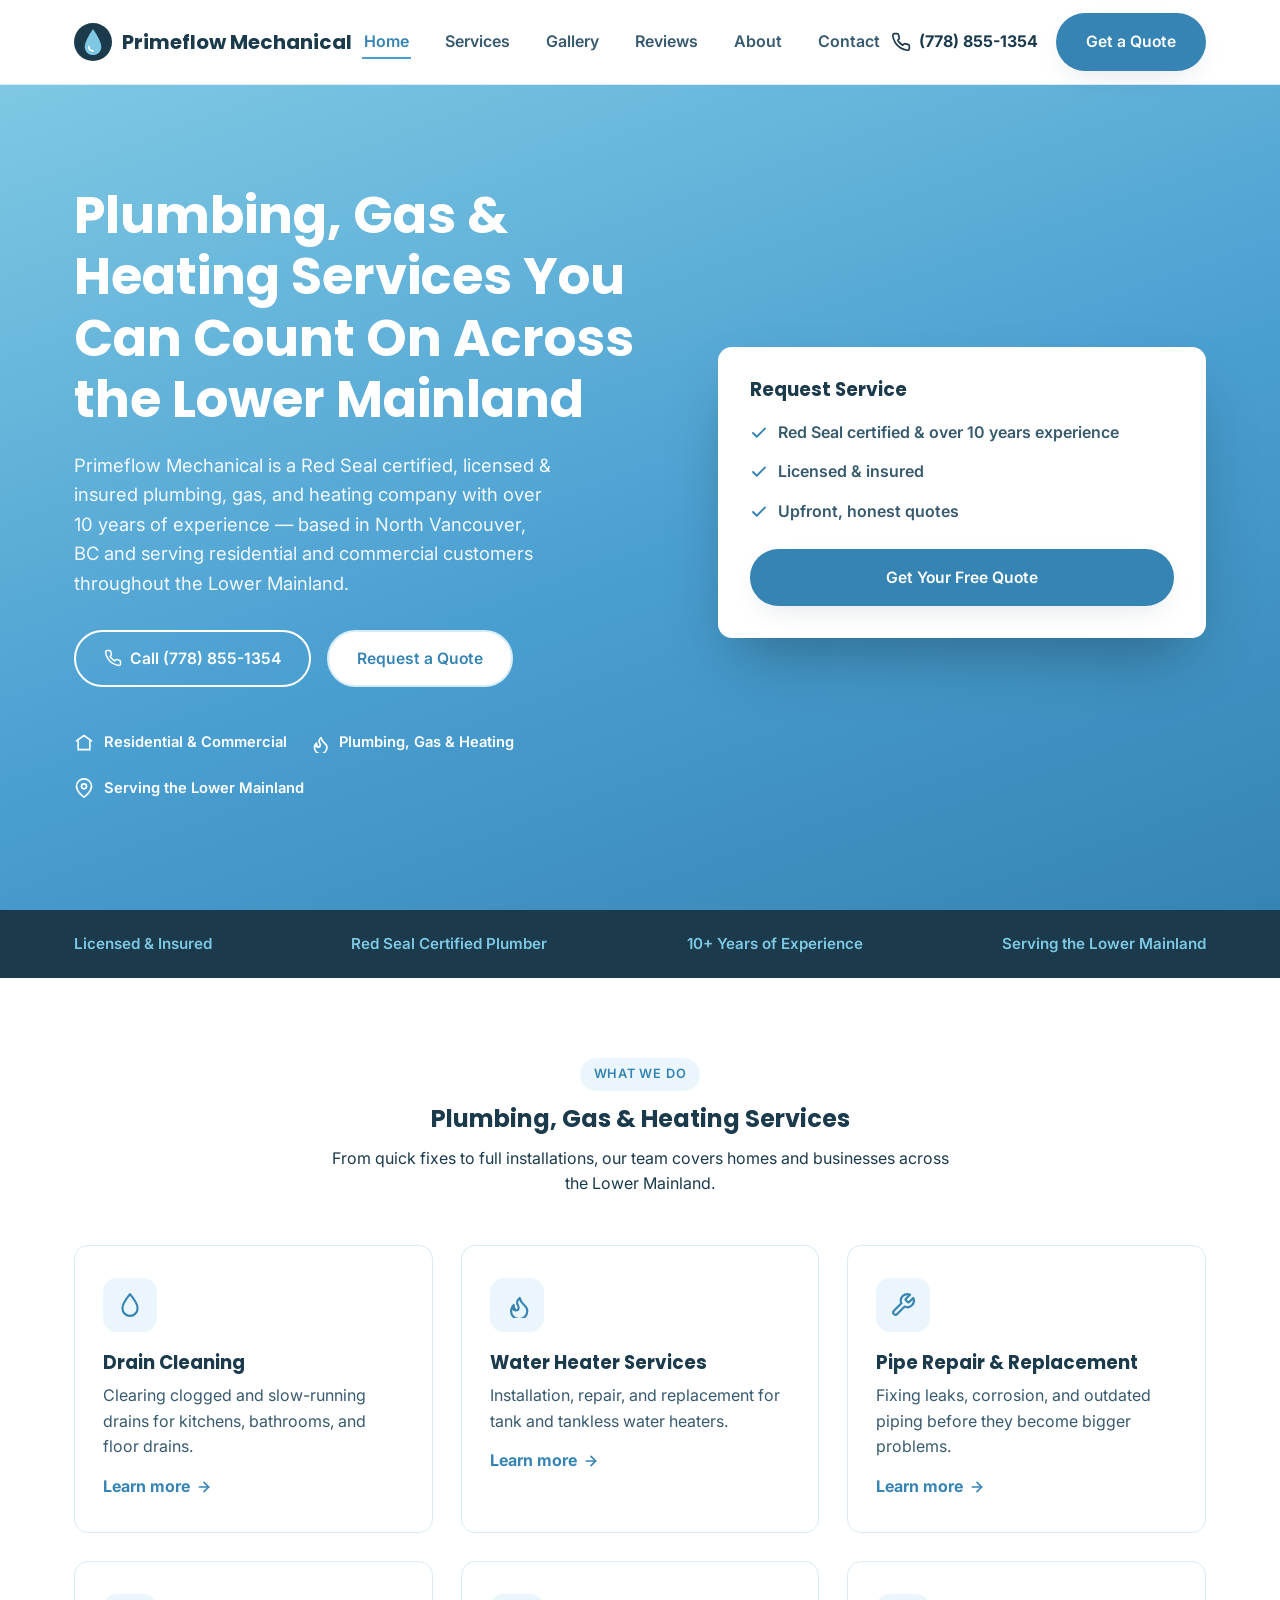
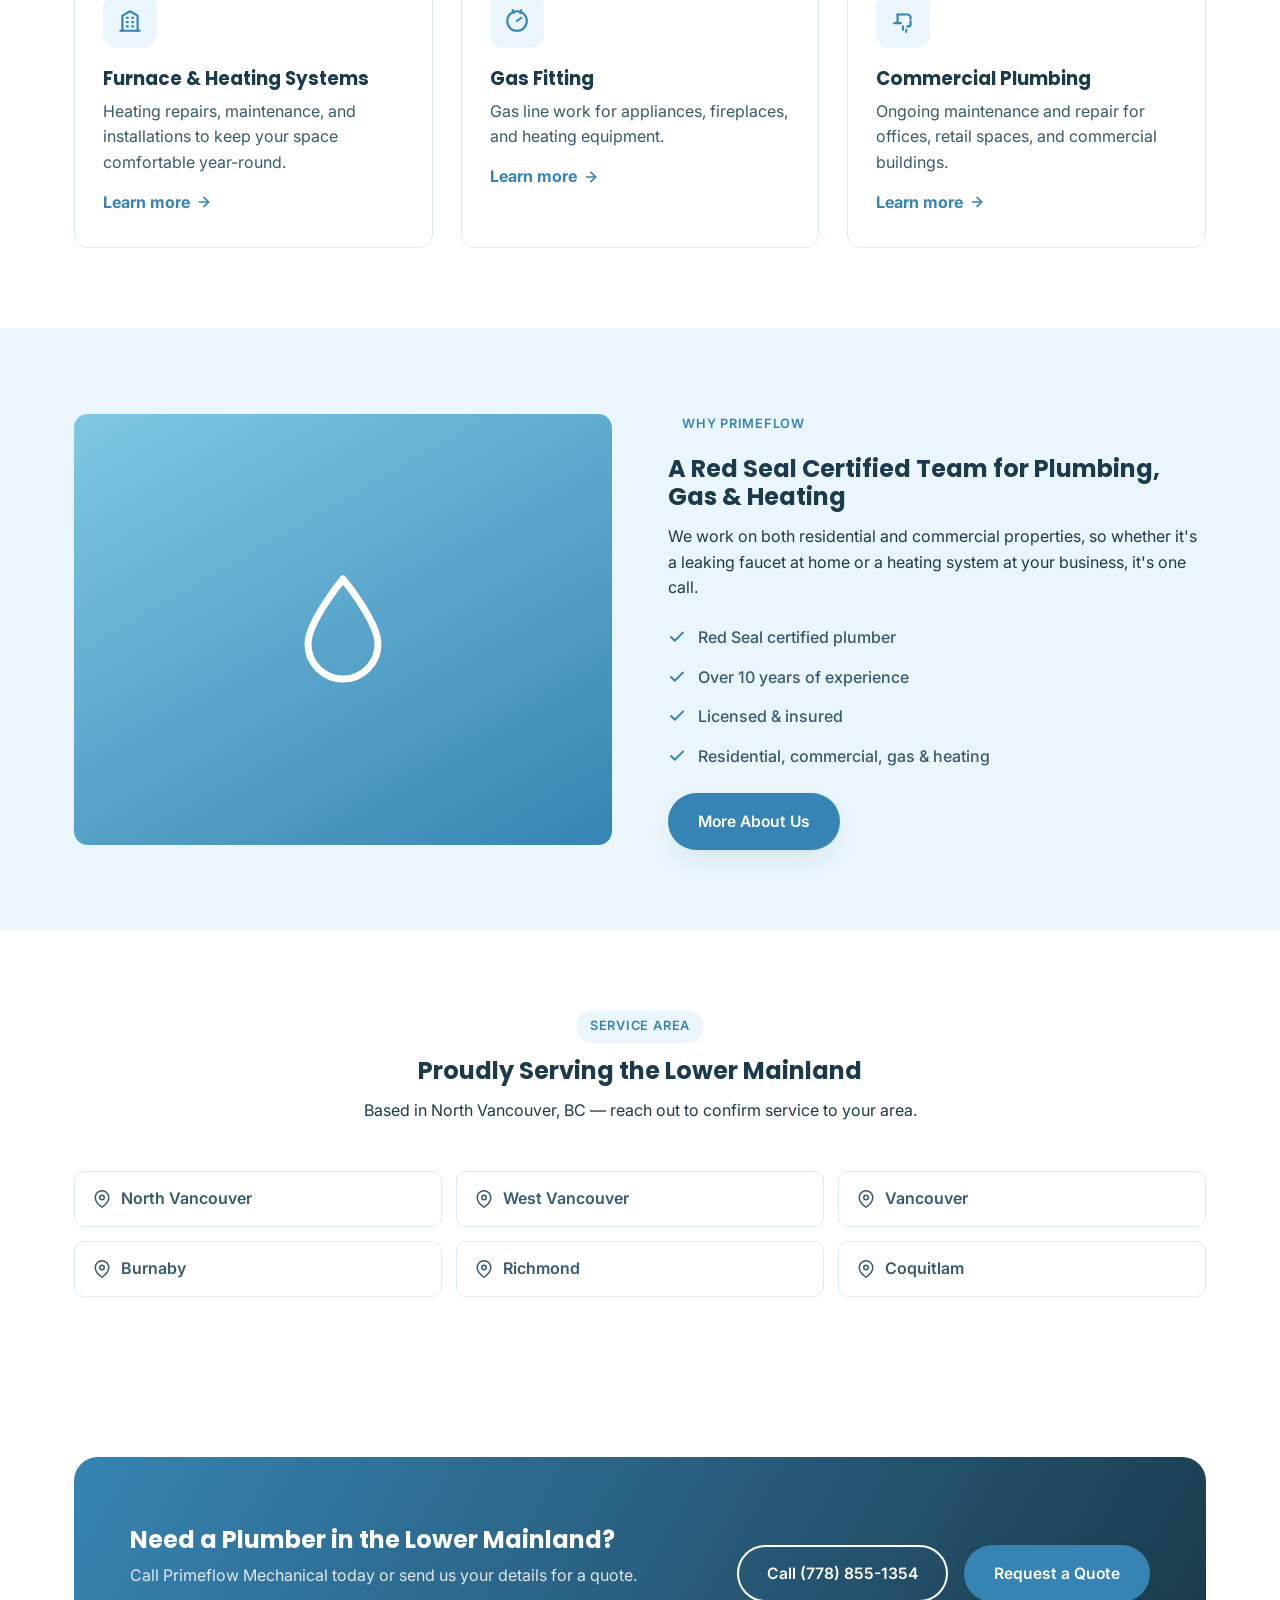
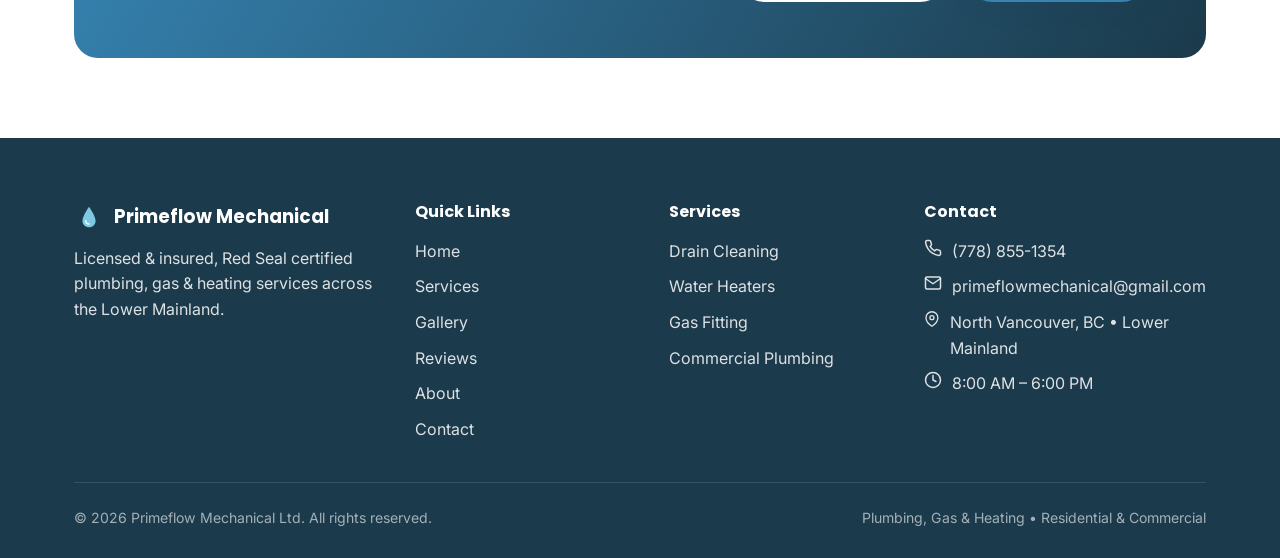
<file: index.html>
<!DOCTYPE html>
<html lang="en">
<head>
<meta charset="UTF-8">
<meta name="viewport" content="width=device-width, initial-scale=1.0">
<title>Primeflow Mechanical | Plumbing, Gas &amp; Heating in the Lower Mainland</title>
<meta name="description" content="Primeflow Mechanical is a Red Seal certified, licensed &amp; insured plumbing, gas, and heating company serving residential and commercial customers across the Lower Mainland, BC. Call (778) 855-1354 for a quote.">
<link rel="icon" type="image/svg+xml" href="assets/favicon.svg">
<link rel="preconnect" href="https://fonts.googleapis.com">
<link rel="preconnect" href="https://fonts.gstatic.com" crossorigin>
<link href="https://fonts.googleapis.com/css2?family=Inter:wght@400;500;600;700&family=Poppins:wght@600;700&display=swap" rel="stylesheet">
<link rel="stylesheet" href="css/style.css">
</head>
<body>

<header class="site-header">
  <div class="container">
    <a href="index.html" class="logo">
      <img src="assets/favicon.svg" alt="Primeflow Mechanical logo">
      Primeflow Mechanical
    </a>
    <nav class="nav">
      <ul class="nav-links">
        <li><a href="index.html" class="active">Home</a></li>
        <li><a href="services.html">Services</a></li>
        <li><a href="gallery.html">Gallery</a></li>
        <li><a href="reviews.html">Reviews</a></li>
        <li><a href="about.html">About</a></li>
        <li><a href="contact.html">Contact</a></li>
      </ul>
    </nav>
    <div class="header-cta">
      <a href="tel:+17788551354" class="phone-link">
        <svg width="20" height="20" viewBox="0 0 24 24" fill="none" stroke="currentColor" stroke-width="2" stroke-linecap="round" stroke-linejoin="round"><path d="M22 16.92v3a2 2 0 0 1-2.18 2 19.79 19.79 0 0 1-8.63-3.07 19.5 19.5 0 0 1-6-6 19.79 19.79 0 0 1-3.07-8.67A2 2 0 0 1 4.11 2h3a2 2 0 0 1 2 1.72c.127.96.361 1.903.7 2.81a2 2 0 0 1-.45 2.11L8.09 9.91a16 16 0 0 0 6 6l1.27-1.27a2 2 0 0 1 2.11-.45c.907.339 1.85.573 2.81.7A2 2 0 0 1 22 16.92z"></path></svg>
        <span class="phone-text">(778) 855-1354</span>
      </a>
      <a href="contact.html" class="btn btn--primary">Get a Quote</a>
      <button class="nav-toggle" aria-label="Toggle menu"><span></span><span></span><span></span></button>
    </div>
  </div>
</header>

<section class="hero">
  <div class="container">
    <div class="hero-copy">
      <h1>Plumbing, Gas &amp; Heating Services You Can Count On Across the Lower Mainland</h1>
      <p class="lead">Primeflow Mechanical is a Red Seal certified, licensed &amp; insured plumbing, gas, and heating company with over 10 years of experience &mdash; based in North Vancouver, BC and serving residential and commercial customers throughout the Lower Mainland.</p>
      <div class="hero-actions">
        <a href="tel:+17788551354" class="btn btn--outline">
          <svg width="18" height="18" viewBox="0 0 24 24" fill="none" stroke="currentColor" stroke-width="2" stroke-linecap="round" stroke-linejoin="round"><path d="M22 16.92v3a2 2 0 0 1-2.18 2 19.79 19.79 0 0 1-8.63-3.07 19.5 19.5 0 0 1-6-6 19.79 19.79 0 0 1-3.07-8.67A2 2 0 0 1 4.11 2h3a2 2 0 0 1 2 1.72c.127.96.361 1.903.7 2.81a2 2 0 0 1-.45 2.11L8.09 9.91a16 16 0 0 0 6 6l1.27-1.27a2 2 0 0 1 2.11-.45c.907.339 1.85.573 2.81.7A2 2 0 0 1 22 16.92z"></path></svg>
          Call (778) 855-1354
        </a>
        <a href="contact.html" class="btn btn--ghost">Request a Quote</a>
      </div>
      <div class="hero-badges">
        <div class="hero-badge">
          <svg width="20" height="20" viewBox="0 0 24 24" fill="none" stroke="currentColor" stroke-width="2" stroke-linecap="round" stroke-linejoin="round"><path d="M3 9.5 12 3l9 6.5"></path><path d="M5 10v10h14V10"></path></svg>
          Residential &amp; Commercial
        </div>
        <div class="hero-badge">
          <svg width="20" height="20" viewBox="0 0 24 24" fill="none" stroke="currentColor" stroke-width="2" stroke-linecap="round" stroke-linejoin="round"><path d="M8.5 14.5A2.5 2.5 0 0 0 11 17a2.5 2.5 0 0 0 2.5-2.5c0-1.38-.5-2-1-3-1.072-2.143-.224-4.054 2-6 .5 2.5 2 4.9 4 6.5 2 1.6 3 3.5 3 5.5a7.5 7.5 0 1 1-15 0c0-1.153.433-2.294 1-3.5.5-1 1.5-2 1.5-2s0 3 1 3.5z"></path></svg>
          Plumbing, Gas &amp; Heating
        </div>
        <div class="hero-badge">
          <svg width="20" height="20" viewBox="0 0 24 24" fill="none" stroke="currentColor" stroke-width="2" stroke-linecap="round" stroke-linejoin="round"><path d="M21 10c0 7-9 13-9 13s-9-6-9-13a9 9 0 0 1 18 0z"></path><circle cx="12" cy="10" r="3"></circle></svg>
          Serving the Lower Mainland
        </div>
      </div>
    </div>
    <div class="hero-card">
      <h3>Request Service</h3>
      <ul>
        <li>
          <svg width="18" height="18" viewBox="0 0 24 24" fill="none" stroke="currentColor" stroke-width="2.5" stroke-linecap="round" stroke-linejoin="round"><polyline points="20 6 9 17 4 12"></polyline></svg>
          Red Seal certified &amp; over 10 years experience
        </li>
        <li>
          <svg width="18" height="18" viewBox="0 0 24 24" fill="none" stroke="currentColor" stroke-width="2.5" stroke-linecap="round" stroke-linejoin="round"><polyline points="20 6 9 17 4 12"></polyline></svg>
          Licensed &amp; insured
        </li>
        <li>
          <svg width="18" height="18" viewBox="0 0 24 24" fill="none" stroke="currentColor" stroke-width="2.5" stroke-linecap="round" stroke-linejoin="round"><polyline points="20 6 9 17 4 12"></polyline></svg>
          Upfront, honest quotes
        </li>
      </ul>
      <a href="contact.html" class="btn btn--primary btn--block">Get Your Free Quote</a>
    </div>
  </div>
</section>

<div class="trust-strip">
  <div class="container">
    <div class="trust-item">Licensed &amp; Insured</div>
    <div class="trust-item">Red Seal Certified Plumber</div>
    <div class="trust-item">10+ Years of Experience</div>
    <div class="trust-item">Serving the Lower Mainland</div>
  </div>
</div>

<section class="section">
  <div class="container">
    <div class="section-head">
      <span class="eyebrow">What We Do</span>
      <h2>Plumbing, Gas &amp; Heating Services</h2>
      <p>From quick fixes to full installations, our team covers homes and businesses across the Lower Mainland.</p>
    </div>
    <div class="grid grid--3">
      <div class="card">
        <div class="card-icon">
          <svg width="26" height="26" viewBox="0 0 24 24" fill="none" stroke="currentColor" stroke-width="2" stroke-linecap="round" stroke-linejoin="round"><path d="M12 2s7 8.5 7 13a7 7 0 1 1-14 0c0-4.5 7-13 7-13z"></path></svg>
        </div>
        <h3>Drain Cleaning</h3>
        <p>Clearing clogged and slow-running drains for kitchens, bathrooms, and floor drains.</p>
        <a href="services.html" class="card-link">Learn more
          <svg width="16" height="16" viewBox="0 0 24 24" fill="none" stroke="currentColor" stroke-width="2.5" stroke-linecap="round" stroke-linejoin="round"><line x1="5" y1="12" x2="19" y2="12"></line><polyline points="12 5 19 12 12 19"></polyline></svg>
        </a>
      </div>
      <div class="card">
        <div class="card-icon">
          <svg width="26" height="26" viewBox="0 0 24 24" fill="none" stroke="currentColor" stroke-width="2" stroke-linecap="round" stroke-linejoin="round"><path d="M8.5 14.5A2.5 2.5 0 0 0 11 17a2.5 2.5 0 0 0 2.5-2.5c0-1.38-.5-2-1-3-1.072-2.143-.224-4.054 2-6 .5 2.5 2 4.9 4 6.5 2 1.6 3 3.5 3 5.5a7.5 7.5 0 1 1-15 0c0-1.153.433-2.294 1-3.5.5-1 1.5-2 1.5-2s0 3 1 3.5z"></path></svg>
        </div>
        <h3>Water Heater Services</h3>
        <p>Installation, repair, and replacement for tank and tankless water heaters.</p>
        <a href="services.html" class="card-link">Learn more
          <svg width="16" height="16" viewBox="0 0 24 24" fill="none" stroke="currentColor" stroke-width="2.5" stroke-linecap="round" stroke-linejoin="round"><line x1="5" y1="12" x2="19" y2="12"></line><polyline points="12 5 19 12 12 19"></polyline></svg>
        </a>
      </div>
      <div class="card">
        <div class="card-icon">
          <svg width="26" height="26" viewBox="0 0 24 24" fill="none" stroke="currentColor" stroke-width="2" stroke-linecap="round" stroke-linejoin="round"><path d="M14.7 6.3a1 1 0 0 0 0 1.4l1.6 1.6a1 1 0 0 0 1.4 0l3.77-3.77a6 6 0 0 1-7.94 7.94l-6.91 6.91a2.12 2.12 0 0 1-3-3l6.91-6.91a6 6 0 0 1 7.94-7.94l-3.76 3.76z"></path></svg>
        </div>
        <h3>Pipe Repair &amp; Replacement</h3>
        <p>Fixing leaks, corrosion, and outdated piping before they become bigger problems.</p>
        <a href="services.html" class="card-link">Learn more
          <svg width="16" height="16" viewBox="0 0 24 24" fill="none" stroke="currentColor" stroke-width="2.5" stroke-linecap="round" stroke-linejoin="round"><line x1="5" y1="12" x2="19" y2="12"></line><polyline points="12 5 19 12 12 19"></polyline></svg>
        </a>
      </div>
      <div class="card">
        <div class="card-icon">
          <svg width="26" height="26" viewBox="0 0 24 24" fill="none" stroke="currentColor" stroke-width="2" stroke-linecap="round" stroke-linejoin="round"><path d="M3 21h18"></path><path d="M5 21V7l7-4 7 4v14"></path><path d="M9 9h1M9 13h1M9 17h1M14 9h1M14 13h1M14 17h1"></path></svg>
        </div>
        <h3>Furnace &amp; Heating Systems</h3>
        <p>Heating repairs, maintenance, and installations to keep your space comfortable year-round.</p>
        <a href="services.html" class="card-link">Learn more
          <svg width="16" height="16" viewBox="0 0 24 24" fill="none" stroke="currentColor" stroke-width="2.5" stroke-linecap="round" stroke-linejoin="round"><line x1="5" y1="12" x2="19" y2="12"></line><polyline points="12 5 19 12 12 19"></polyline></svg>
        </a>
      </div>
      <div class="card">
        <div class="card-icon">
          <svg width="26" height="26" viewBox="0 0 24 24" fill="none" stroke="currentColor" stroke-width="2" stroke-linecap="round" stroke-linejoin="round"><circle cx="12" cy="12" r="9"></circle><path d="M12 12 16 9"></path><path d="M9 4.5 8 2M15 4.5l1-2.5"></path></svg>
        </div>
        <h3>Gas Fitting</h3>
        <p>Gas line work for appliances, fireplaces, and heating equipment.</p>
        <a href="services.html" class="card-link">Learn more
          <svg width="16" height="16" viewBox="0 0 24 24" fill="none" stroke="currentColor" stroke-width="2.5" stroke-linecap="round" stroke-linejoin="round"><line x1="5" y1="12" x2="19" y2="12"></line><polyline points="12 5 19 12 12 19"></polyline></svg>
        </a>
      </div>
      <div class="card">
        <div class="card-icon">
          <svg width="26" height="26" viewBox="0 0 24 24" fill="none" stroke="currentColor" stroke-width="2" stroke-linecap="round" stroke-linejoin="round"><path d="M4 14h6"></path><path d="M7 6v8"></path><path d="M7 6h9a3 3 0 0 1 3 3v1"></path><path d="M19 12v3a2 2 0 0 1-2 2h-1"></path><line x1="15" y1="20" x2="15" y2="22"></line><line x1="12" y1="20" x2="12" y2="17"></line></svg>
        </div>
        <h3>Commercial Plumbing</h3>
        <p>Ongoing maintenance and repair for offices, retail spaces, and commercial buildings.</p>
        <a href="services.html" class="card-link">Learn more
          <svg width="16" height="16" viewBox="0 0 24 24" fill="none" stroke="currentColor" stroke-width="2.5" stroke-linecap="round" stroke-linejoin="round"><line x1="5" y1="12" x2="19" y2="12"></line><polyline points="12 5 19 12 12 19"></polyline></svg>
        </a>
      </div>
    </div>
  </div>
</section>

<section class="section section--alt">
  <div class="container">
    <div class="split">
      <div class="image-block">
        <svg width="120" height="120" viewBox="0 0 24 24" fill="none" stroke="#ffffff" stroke-width="1.4" stroke-linecap="round" stroke-linejoin="round"><path d="M12 2s7 8.5 7 13a7 7 0 1 1-14 0c0-4.5 7-13 7-13z"></path></svg>
      </div>
      <div>
        <span class="eyebrow">Why Primeflow</span>
        <h2>A Red Seal Certified Team for Plumbing, Gas &amp; Heating</h2>
        <p>We work on both residential and commercial properties, so whether it's a leaking faucet at home or a heating system at your business, it's one call.</p>
        <ul class="check-list">
          <li>
            <svg width="18" height="18" viewBox="0 0 24 24" fill="none" stroke="currentColor" stroke-width="2.5" stroke-linecap="round" stroke-linejoin="round"><polyline points="20 6 9 17 4 12"></polyline></svg>
            Red Seal certified plumber
          </li>
          <li>
            <svg width="18" height="18" viewBox="0 0 24 24" fill="none" stroke="currentColor" stroke-width="2.5" stroke-linecap="round" stroke-linejoin="round"><polyline points="20 6 9 17 4 12"></polyline></svg>
            Over 10 years of experience
          </li>
          <li>
            <svg width="18" height="18" viewBox="0 0 24 24" fill="none" stroke="currentColor" stroke-width="2.5" stroke-linecap="round" stroke-linejoin="round"><polyline points="20 6 9 17 4 12"></polyline></svg>
            Licensed &amp; insured
          </li>
          <li>
            <svg width="18" height="18" viewBox="0 0 24 24" fill="none" stroke="currentColor" stroke-width="2.5" stroke-linecap="round" stroke-linejoin="round"><polyline points="20 6 9 17 4 12"></polyline></svg>
            Residential, commercial, gas &amp; heating
          </li>
        </ul>
        <a href="about.html" class="btn btn--primary">More About Us</a>
      </div>
    </div>
  </div>
</section>

<section class="section">
  <div class="container">
    <div class="section-head">
      <span class="eyebrow">Service Area</span>
      <h2>Proudly Serving the Lower Mainland</h2>
      <p>Based in North Vancouver, BC &mdash; reach out to confirm service to your area.</p>
    </div>
    <ul class="area-list">
      <li>
        <svg width="18" height="18" viewBox="0 0 24 24" fill="none" stroke="currentColor" stroke-width="2" stroke-linecap="round" stroke-linejoin="round"><path d="M21 10c0 7-9 13-9 13s-9-6-9-13a9 9 0 0 1 18 0z"></path><circle cx="12" cy="10" r="3"></circle></svg>
        North Vancouver
      </li>
      <li>
        <svg width="18" height="18" viewBox="0 0 24 24" fill="none" stroke="currentColor" stroke-width="2" stroke-linecap="round" stroke-linejoin="round"><path d="M21 10c0 7-9 13-9 13s-9-6-9-13a9 9 0 0 1 18 0z"></path><circle cx="12" cy="10" r="3"></circle></svg>
        West Vancouver
      </li>
      <li>
        <svg width="18" height="18" viewBox="0 0 24 24" fill="none" stroke="currentColor" stroke-width="2" stroke-linecap="round" stroke-linejoin="round"><path d="M21 10c0 7-9 13-9 13s-9-6-9-13a9 9 0 0 1 18 0z"></path><circle cx="12" cy="10" r="3"></circle></svg>
        Vancouver
      </li>
      <li>
        <svg width="18" height="18" viewBox="0 0 24 24" fill="none" stroke="currentColor" stroke-width="2" stroke-linecap="round" stroke-linejoin="round"><path d="M21 10c0 7-9 13-9 13s-9-6-9-13a9 9 0 0 1 18 0z"></path><circle cx="12" cy="10" r="3"></circle></svg>
        Burnaby
      </li>
      <li>
        <svg width="18" height="18" viewBox="0 0 24 24" fill="none" stroke="currentColor" stroke-width="2" stroke-linecap="round" stroke-linejoin="round"><path d="M21 10c0 7-9 13-9 13s-9-6-9-13a9 9 0 0 1 18 0z"></path><circle cx="12" cy="10" r="3"></circle></svg>
        Richmond
      </li>
      <li>
        <svg width="18" height="18" viewBox="0 0 24 24" fill="none" stroke="currentColor" stroke-width="2" stroke-linecap="round" stroke-linejoin="round"><path d="M21 10c0 7-9 13-9 13s-9-6-9-13a9 9 0 0 1 18 0z"></path><circle cx="12" cy="10" r="3"></circle></svg>
        Coquitlam
      </li>
    </ul>
  </div>
</section>

<section class="section">
  <div class="container">
    <div class="cta-banner">
      <div>
        <h2>Need a Plumber in the Lower Mainland?</h2>
        <p>Call Primeflow Mechanical today or send us your details for a quote.</p>
      </div>
      <div class="hero-actions">
        <a href="tel:+17788551354" class="btn btn--outline">Call (778) 855-1354</a>
        <a href="contact.html" class="btn btn--primary">Request a Quote</a>
      </div>
    </div>
  </div>
</section>

<footer class="site-footer">
  <div class="container">
    <div class="footer-grid">
      <div>
        <div class="footer-logo">
          <img src="assets/favicon.svg" alt="Primeflow Mechanical logo" width="30" height="30">
          Primeflow Mechanical
        </div>
        <p>Licensed &amp; insured, Red Seal certified plumbing, gas &amp; heating services across the Lower Mainland.</p>
      </div>
      <div>
        <h4>Quick Links</h4>
        <ul>
          <li><a href="index.html">Home</a></li>
          <li><a href="services.html">Services</a></li>
          <li><a href="gallery.html">Gallery</a></li>
          <li><a href="reviews.html">Reviews</a></li>
          <li><a href="about.html">About</a></li>
          <li><a href="contact.html">Contact</a></li>
        </ul>
      </div>
      <div>
        <h4>Services</h4>
        <ul>
          <li><a href="services.html">Drain Cleaning</a></li>
          <li><a href="services.html">Water Heaters</a></li>
          <li><a href="services.html">Gas Fitting</a></li>
          <li><a href="services.html">Commercial Plumbing</a></li>
        </ul>
      </div>
      <div>
        <h4>Contact</h4>
        <ul class="footer-contact">
          <li>
            <svg width="18" height="18" viewBox="0 0 24 24" fill="none" stroke="currentColor" stroke-width="2" stroke-linecap="round" stroke-linejoin="round"><path d="M22 16.92v3a2 2 0 0 1-2.18 2 19.79 19.79 0 0 1-8.63-3.07 19.5 19.5 0 0 1-6-6 19.79 19.79 0 0 1-3.07-8.67A2 2 0 0 1 4.11 2h3a2 2 0 0 1 2 1.72c.127.96.361 1.903.7 2.81a2 2 0 0 1-.45 2.11L8.09 9.91a16 16 0 0 0 6 6l1.27-1.27a2 2 0 0 1 2.11-.45c.907.339 1.85.573 2.81.7A2 2 0 0 1 22 16.92z"></path></svg>
            <a href="tel:+17788551354">(778) 855-1354</a>
          </li>
          <li>
            <svg width="18" height="18" viewBox="0 0 24 24" fill="none" stroke="currentColor" stroke-width="2" stroke-linecap="round" stroke-linejoin="round"><path d="M22 6c0-1.1-.9-2-2-2H4a2 2 0 0 0-2 2v12c0 1.1.9 2 2 2h16a2 2 0 0 0 2-2z"></path><polyline points="22 6 12 13 2 6"></polyline></svg>
            <a href="mailto:primeflowmechanical@gmail.com">primeflowmechanical@gmail.com</a>
          </li>
          <li>
            <svg width="18" height="18" viewBox="0 0 24 24" fill="none" stroke="currentColor" stroke-width="2" stroke-linecap="round" stroke-linejoin="round"><path d="M21 10c0 7-9 13-9 13s-9-6-9-13a9 9 0 0 1 18 0z"></path><circle cx="12" cy="10" r="3"></circle></svg>
            <span>North Vancouver, BC &bull; Lower Mainland</span>
          </li>
          <li>
            <svg width="18" height="18" viewBox="0 0 24 24" fill="none" stroke="currentColor" stroke-width="2" stroke-linecap="round" stroke-linejoin="round"><circle cx="12" cy="12" r="10"></circle><polyline points="12 6 12 12 16 14"></polyline></svg>
            <span>8:00 AM &ndash; 6:00 PM</span>
          </li>
        </ul>
      </div>
    </div>
    <div class="footer-bottom">
      <span>&copy; <span id="year"></span> Primeflow Mechanical Ltd. All rights reserved.</span>
      <span>Plumbing, Gas &amp; Heating &bull; Residential &amp; Commercial</span>
    </div>
  </div>
</footer>

<script>document.getElementById("year").textContent = new Date().getFullYear();</script>
<script src="js/main.js"></script>
</body>
</html>
</file>
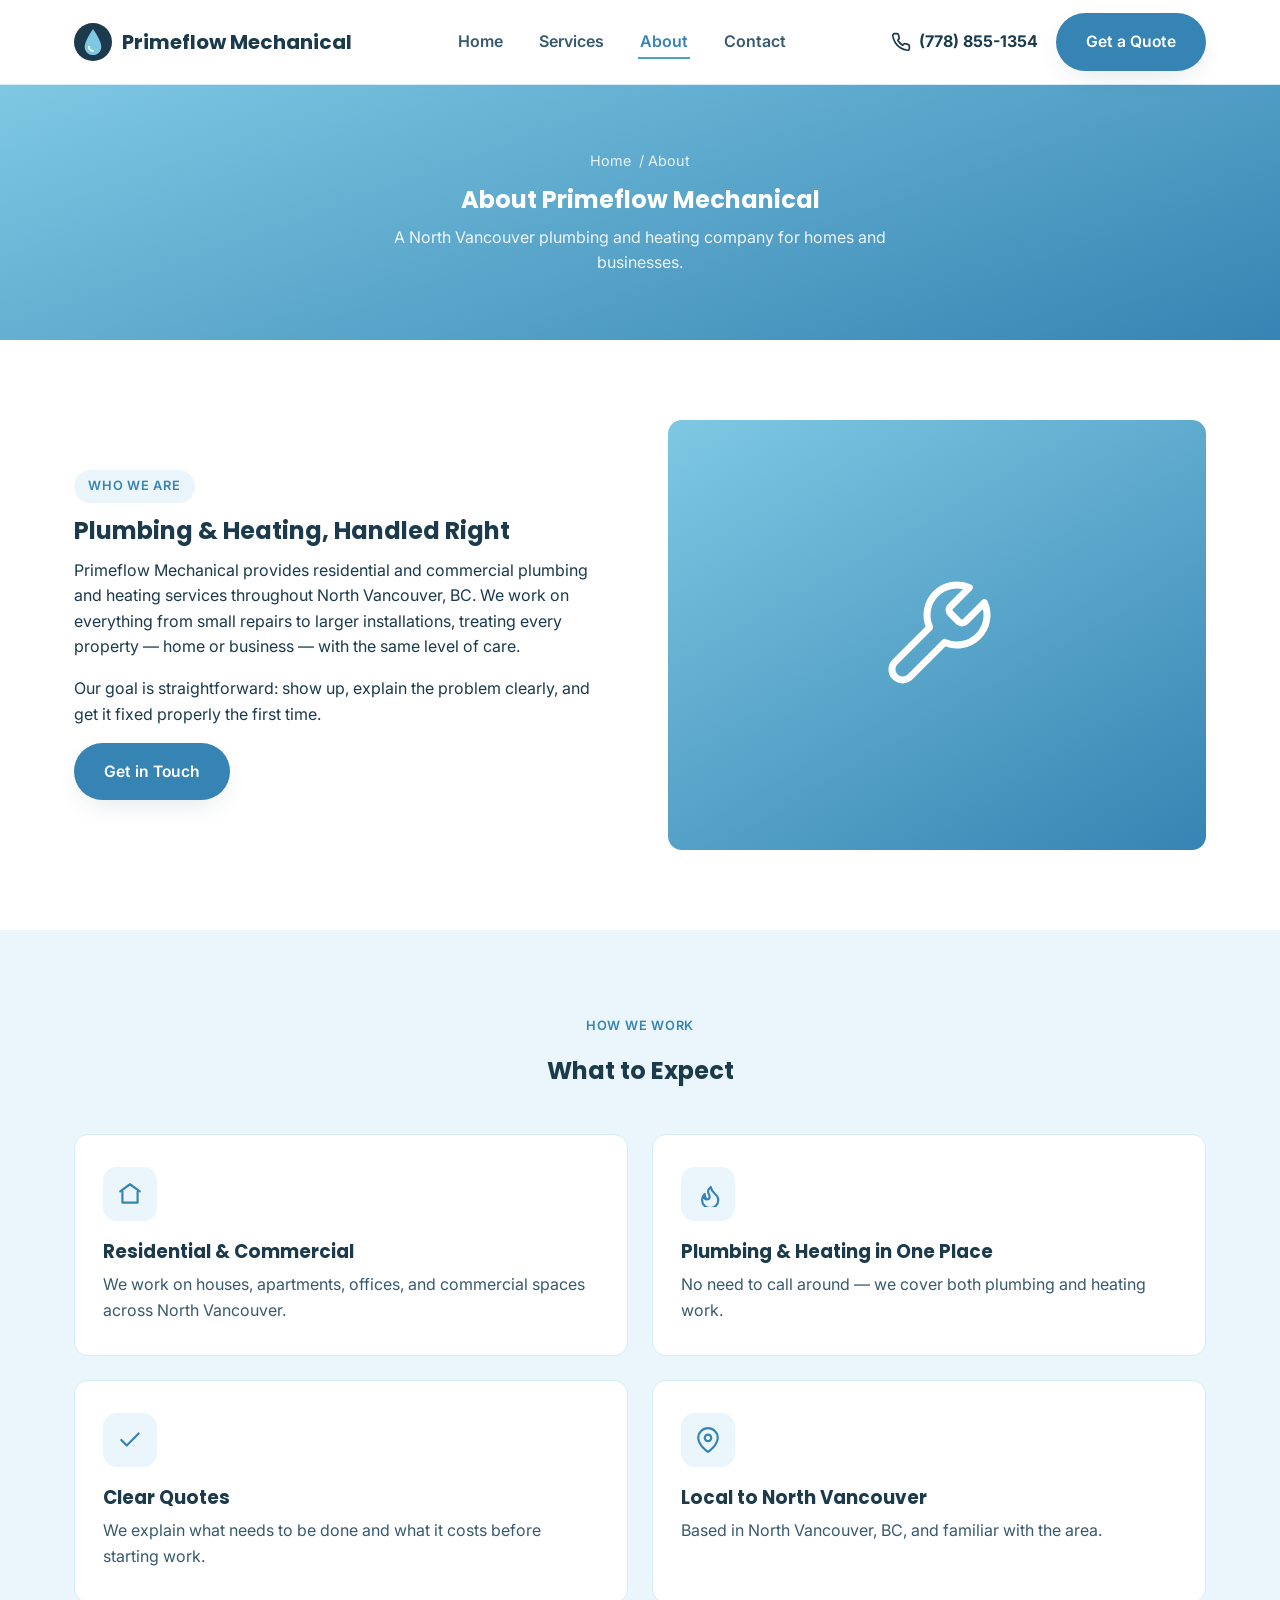
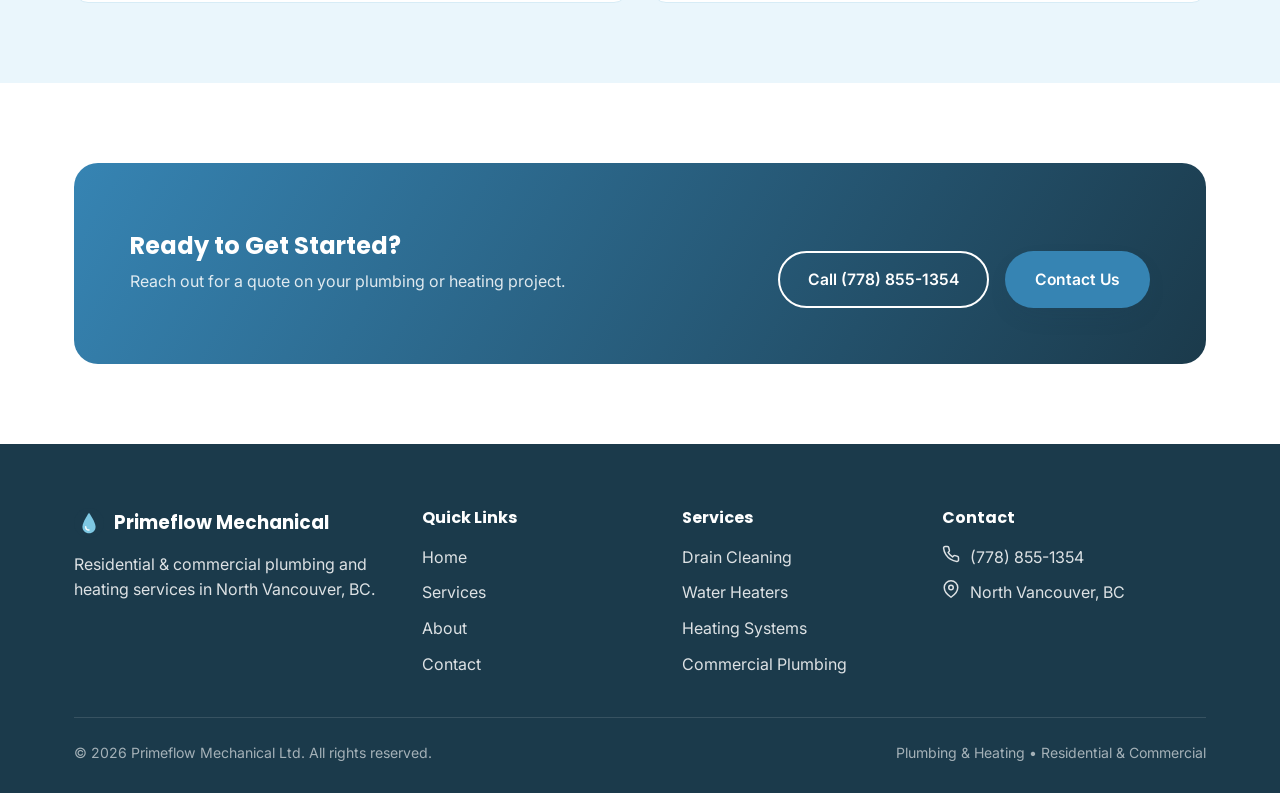
<file: about.html>
<!DOCTYPE html>
<html lang="en">
<head>
<meta charset="UTF-8">
<meta name="viewport" content="width=device-width, initial-scale=1.0">
<title>About | Primeflow Mechanical</title>
<meta name="description" content="Primeflow Mechanical is a North Vancouver, BC plumbing and heating company serving residential and commercial customers.">
<link rel="icon" type="image/svg+xml" href="assets/favicon.svg">
<link rel="preconnect" href="https://fonts.googleapis.com">
<link rel="preconnect" href="https://fonts.gstatic.com" crossorigin>
<link href="https://fonts.googleapis.com/css2?family=Inter:wght@400;500;600;700&family=Poppins:wght@600;700&display=swap" rel="stylesheet">
<link rel="stylesheet" href="css/style.css">
</head>
<body>

<!-- TODO: replace the copy below with real founder/company background once you share it -->

<header class="site-header">
  <div class="container">
    <a href="index.html" class="logo">
      <img src="assets/favicon.svg" alt="Primeflow Mechanical logo">
      Primeflow Mechanical
    </a>
    <nav class="nav">
      <ul class="nav-links">
        <li><a href="index.html">Home</a></li>
        <li><a href="services.html">Services</a></li>
        <li><a href="about.html" class="active">About</a></li>
        <li><a href="contact.html">Contact</a></li>
      </ul>
    </nav>
    <div class="header-cta">
      <a href="tel:+17788551354" class="phone-link">
        <svg width="20" height="20" viewBox="0 0 24 24" fill="none" stroke="currentColor" stroke-width="2" stroke-linecap="round" stroke-linejoin="round"><path d="M22 16.92v3a2 2 0 0 1-2.18 2 19.79 19.79 0 0 1-8.63-3.07 19.5 19.5 0 0 1-6-6 19.79 19.79 0 0 1-3.07-8.67A2 2 0 0 1 4.11 2h3a2 2 0 0 1 2 1.72c.127.96.361 1.903.7 2.81a2 2 0 0 1-.45 2.11L8.09 9.91a16 16 0 0 0 6 6l1.27-1.27a2 2 0 0 1 2.11-.45c.907.339 1.85.573 2.81.7A2 2 0 0 1 22 16.92z"></path></svg>
        <span class="phone-text">(778) 855-1354</span>
      </a>
      <a href="contact.html" class="btn btn--primary">Get a Quote</a>
      <button class="nav-toggle" aria-label="Toggle menu"><span></span><span></span><span></span></button>
    </div>
  </div>
</header>

<section class="page-header">
  <div class="container">
    <div class="breadcrumb"><a href="index.html">Home</a> / About</div>
    <h1>About Primeflow Mechanical</h1>
    <p>A North Vancouver plumbing and heating company for homes and businesses.</p>
  </div>
</section>

<section class="section">
  <div class="container">
    <div class="split">
      <div>
        <span class="eyebrow">Who We Are</span>
        <h2>Plumbing &amp; Heating, Handled Right</h2>
        <p>Primeflow Mechanical provides residential and commercial plumbing and heating services throughout North Vancouver, BC. We work on everything from small repairs to larger installations, treating every property &mdash; home or business &mdash; with the same level of care.</p>
        <p>Our goal is straightforward: show up, explain the problem clearly, and get it fixed properly the first time.</p>
        <a href="contact.html" class="btn btn--primary">Get in Touch</a>
      </div>
      <div class="image-block">
        <svg width="120" height="120" viewBox="0 0 24 24" fill="none" stroke="#ffffff" stroke-width="1.4" stroke-linecap="round" stroke-linejoin="round"><path d="M14.7 6.3a1 1 0 0 0 0 1.4l1.6 1.6a1 1 0 0 0 1.4 0l3.77-3.77a6 6 0 0 1-7.94 7.94l-6.91 6.91a2.12 2.12 0 0 1-3-3l6.91-6.91a6 6 0 0 1 7.94-7.94l-3.76 3.76z"></path></svg>
      </div>
    </div>
  </div>
</section>

<section class="section section--alt">
  <div class="container">
    <div class="section-head">
      <span class="eyebrow">How We Work</span>
      <h2>What to Expect</h2>
    </div>
    <div class="value-list">
      <div class="card">
        <div class="card-icon">
          <svg width="26" height="26" viewBox="0 0 24 24" fill="none" stroke="currentColor" stroke-width="2" stroke-linecap="round" stroke-linejoin="round"><path d="M3 9.5 12 3l9 6.5"></path><path d="M5 10v10h14V10"></path></svg>
        </div>
        <h3>Residential &amp; Commercial</h3>
        <p>We work on houses, apartments, offices, and commercial spaces across North Vancouver.</p>
      </div>
      <div class="card">
        <div class="card-icon">
          <svg width="26" height="26" viewBox="0 0 24 24" fill="none" stroke="currentColor" stroke-width="2" stroke-linecap="round" stroke-linejoin="round"><path d="M8.5 14.5A2.5 2.5 0 0 0 11 17a2.5 2.5 0 0 0 2.5-2.5c0-1.38-.5-2-1-3-1.072-2.143-.224-4.054 2-6 .5 2.5 2 4.9 4 6.5 2 1.6 3 3.5 3 5.5a7.5 7.5 0 1 1-15 0c0-1.153.433-2.294 1-3.5.5-1 1.5-2 1.5-2s0 3 1 3.5z"></path></svg>
        </div>
        <h3>Plumbing &amp; Heating in One Place</h3>
        <p>No need to call around &mdash; we cover both plumbing and heating work.</p>
      </div>
      <div class="card">
        <div class="card-icon">
          <svg width="26" height="26" viewBox="0 0 24 24" fill="none" stroke="currentColor" stroke-width="2" stroke-linecap="round" stroke-linejoin="round"><polyline points="20 6 9 17 4 12"></polyline></svg>
        </div>
        <h3>Clear Quotes</h3>
        <p>We explain what needs to be done and what it costs before starting work.</p>
      </div>
      <div class="card">
        <div class="card-icon">
          <svg width="26" height="26" viewBox="0 0 24 24" fill="none" stroke="currentColor" stroke-width="2" stroke-linecap="round" stroke-linejoin="round"><path d="M21 10c0 7-9 13-9 13s-9-6-9-13a9 9 0 0 1 18 0z"></path><circle cx="12" cy="10" r="3"></circle></svg>
        </div>
        <h3>Local to North Vancouver</h3>
        <p>Based in North Vancouver, BC, and familiar with the area.</p>
      </div>
    </div>
  </div>
</section>

<section class="section">
  <div class="container">
    <div class="cta-banner">
      <div>
        <h2>Ready to Get Started?</h2>
        <p>Reach out for a quote on your plumbing or heating project.</p>
      </div>
      <div class="hero-actions">
        <a href="tel:+17788551354" class="btn btn--outline">Call (778) 855-1354</a>
        <a href="contact.html" class="btn btn--primary">Contact Us</a>
      </div>
    </div>
  </div>
</section>

<footer class="site-footer">
  <div class="container">
    <div class="footer-grid">
      <div>
        <div class="footer-logo">
          <img src="assets/favicon.svg" alt="Primeflow Mechanical logo" width="30" height="30">
          Primeflow Mechanical
        </div>
        <p>Residential &amp; commercial plumbing and heating services in North Vancouver, BC.</p>
      </div>
      <div>
        <h4>Quick Links</h4>
        <ul>
          <li><a href="index.html">Home</a></li>
          <li><a href="services.html">Services</a></li>
          <li><a href="about.html">About</a></li>
          <li><a href="contact.html">Contact</a></li>
        </ul>
      </div>
      <div>
        <h4>Services</h4>
        <ul>
          <li><a href="services.html">Drain Cleaning</a></li>
          <li><a href="services.html">Water Heaters</a></li>
          <li><a href="services.html">Heating Systems</a></li>
          <li><a href="services.html">Commercial Plumbing</a></li>
        </ul>
      </div>
      <div>
        <h4>Contact</h4>
        <ul class="footer-contact">
          <li>
            <svg width="18" height="18" viewBox="0 0 24 24" fill="none" stroke="currentColor" stroke-width="2" stroke-linecap="round" stroke-linejoin="round"><path d="M22 16.92v3a2 2 0 0 1-2.18 2 19.79 19.79 0 0 1-8.63-3.07 19.5 19.5 0 0 1-6-6 19.79 19.79 0 0 1-3.07-8.67A2 2 0 0 1 4.11 2h3a2 2 0 0 1 2 1.72c.127.96.361 1.903.7 2.81a2 2 0 0 1-.45 2.11L8.09 9.91a16 16 0 0 0 6 6l1.27-1.27a2 2 0 0 1 2.11-.45c.907.339 1.85.573 2.81.7A2 2 0 0 1 22 16.92z"></path></svg>
            <a href="tel:+17788551354">(778) 855-1354</a>
          </li>
          <li>
            <svg width="18" height="18" viewBox="0 0 24 24" fill="none" stroke="currentColor" stroke-width="2" stroke-linecap="round" stroke-linejoin="round"><path d="M21 10c0 7-9 13-9 13s-9-6-9-13a9 9 0 0 1 18 0z"></path><circle cx="12" cy="10" r="3"></circle></svg>
            <span>North Vancouver, BC</span>
          </li>
        </ul>
      </div>
    </div>
    <div class="footer-bottom">
      <span>&copy; <span id="year"></span> Primeflow Mechanical Ltd. All rights reserved.</span>
      <span>Plumbing &amp; Heating &bull; Residential &amp; Commercial</span>
    </div>
  </div>
</footer>

<script>document.getElementById("year").textContent = new Date().getFullYear();</script>
<script src="js/main.js"></script>
</body>
</html>
</file>
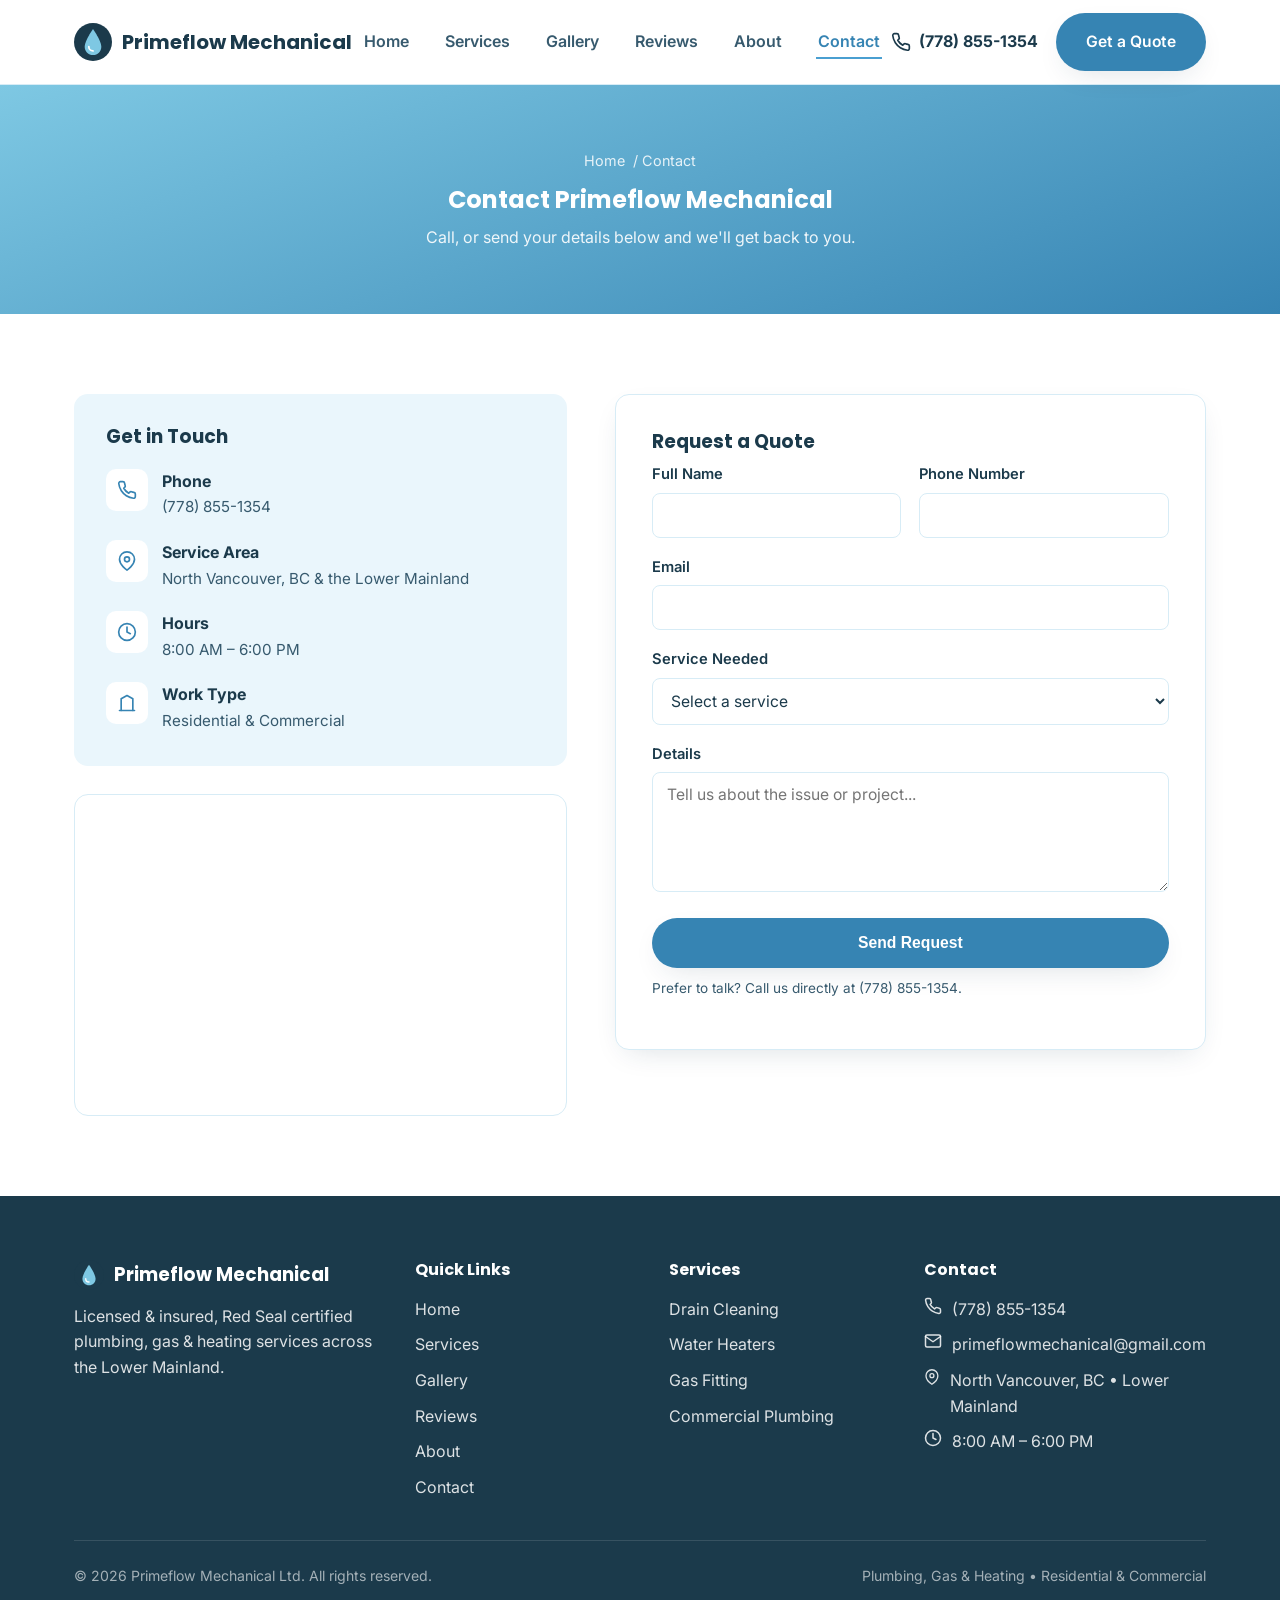
<file: contact.html>
<!DOCTYPE html>
<html lang="en">
<head>
<meta charset="UTF-8">
<meta name="viewport" content="width=device-width, initial-scale=1.0">
<title>Contact | Primeflow Mechanical</title>
<meta name="description" content="Contact Primeflow Mechanical, serving North Vancouver, BC and the Lower Mainland, for residential and commercial plumbing, gas, and heating services. Call (778) 855-1354.">
<link rel="icon" type="image/svg+xml" href="assets/favicon.svg">
<link rel="preconnect" href="https://fonts.googleapis.com">
<link rel="preconnect" href="https://fonts.gstatic.com" crossorigin>
<link href="https://fonts.googleapis.com/css2?family=Inter:wght@400;500;600;700&family=Poppins:wght@600;700&display=swap" rel="stylesheet">
<link rel="stylesheet" href="css/style.css">
</head>
<body>

<!-- Form submissions go to primeflowmechanical@gmail.com via FormSubmit.co.
     The first-ever submission triggers a one-time confirmation email
     that must be clicked to activate delivery. -->

<header class="site-header">
  <div class="container">
    <a href="index.html" class="logo">
      <img src="assets/favicon.svg" alt="Primeflow Mechanical logo">
      Primeflow Mechanical
    </a>
    <nav class="nav">
      <ul class="nav-links">
        <li><a href="index.html">Home</a></li>
        <li><a href="services.html">Services</a></li>
        <li><a href="gallery.html">Gallery</a></li>
        <li><a href="reviews.html">Reviews</a></li>
        <li><a href="about.html">About</a></li>
        <li><a href="contact.html" class="active">Contact</a></li>
      </ul>
    </nav>
    <div class="header-cta">
      <a href="tel:+17788551354" class="phone-link">
        <svg width="20" height="20" viewBox="0 0 24 24" fill="none" stroke="currentColor" stroke-width="2" stroke-linecap="round" stroke-linejoin="round"><path d="M22 16.92v3a2 2 0 0 1-2.18 2 19.79 19.79 0 0 1-8.63-3.07 19.5 19.5 0 0 1-6-6 19.79 19.79 0 0 1-3.07-8.67A2 2 0 0 1 4.11 2h3a2 2 0 0 1 2 1.72c.127.96.361 1.903.7 2.81a2 2 0 0 1-.45 2.11L8.09 9.91a16 16 0 0 0 6 6l1.27-1.27a2 2 0 0 1 2.11-.45c.907.339 1.85.573 2.81.7A2 2 0 0 1 22 16.92z"></path></svg>
        <span class="phone-text">(778) 855-1354</span>
      </a>
      <a href="contact.html" class="btn btn--primary">Get a Quote</a>
      <button class="nav-toggle" aria-label="Toggle menu"><span></span><span></span><span></span></button>
    </div>
  </div>
</header>

<section class="page-header">
  <div class="container">
    <div class="breadcrumb"><a href="index.html">Home</a> / Contact</div>
    <h1>Contact Primeflow Mechanical</h1>
    <p>Call, or send your details below and we'll get back to you.</p>
  </div>
</section>

<section class="section">
  <div class="container">
    <div class="contact-grid">
      <div>
        <div class="contact-info-card">
          <h3>Get in Touch</h3>
          <ul>
            <li>
              <div class="info-icon">
                <svg width="20" height="20" viewBox="0 0 24 24" fill="none" stroke="currentColor" stroke-width="2" stroke-linecap="round" stroke-linejoin="round"><path d="M22 16.92v3a2 2 0 0 1-2.18 2 19.79 19.79 0 0 1-8.63-3.07 19.5 19.5 0 0 1-6-6 19.79 19.79 0 0 1-3.07-8.67A2 2 0 0 1 4.11 2h3a2 2 0 0 1 2 1.72c.127.96.361 1.903.7 2.81a2 2 0 0 1-.45 2.11L8.09 9.91a16 16 0 0 0 6 6l1.27-1.27a2 2 0 0 1 2.11-.45c.907.339 1.85.573 2.81.7A2 2 0 0 1 22 16.92z"></path></svg>
              </div>
              <div>
                <strong>Phone</strong>
                <span><a href="tel:+17788551354">(778) 855-1354</a></span>
              </div>
            </li>
            <li>
              <div class="info-icon">
                <svg width="20" height="20" viewBox="0 0 24 24" fill="none" stroke="currentColor" stroke-width="2" stroke-linecap="round" stroke-linejoin="round"><path d="M21 10c0 7-9 13-9 13s-9-6-9-13a9 9 0 0 1 18 0z"></path><circle cx="12" cy="10" r="3"></circle></svg>
              </div>
              <div>
                <strong>Service Area</strong>
                <span>North Vancouver, BC &amp; the Lower Mainland</span>
              </div>
            </li>
            <li>
              <div class="info-icon">
                <svg width="20" height="20" viewBox="0 0 24 24" fill="none" stroke="currentColor" stroke-width="2" stroke-linecap="round" stroke-linejoin="round"><circle cx="12" cy="12" r="10"></circle><polyline points="12 6 12 12 16 14"></polyline></svg>
              </div>
              <div>
                <strong>Hours</strong>
                <span>8:00 AM &ndash; 6:00 PM</span>
              </div>
            </li>
            <li>
              <div class="info-icon">
                <svg width="20" height="20" viewBox="0 0 24 24" fill="none" stroke="currentColor" stroke-width="2" stroke-linecap="round" stroke-linejoin="round"><path d="M3 21h18"></path><path d="M5 21V7l7-4 7 4v14"></path></svg>
              </div>
              <div>
                <strong>Work Type</strong>
                <span>Residential &amp; Commercial</span>
              </div>
            </li>
          </ul>
        </div>
        <div class="map-wrap">
          <iframe src="https://www.google.com/maps?q=North+Vancouver,+BC&output=embed" loading="lazy" referrerpolicy="no-referrer-when-downgrade" title="North Vancouver, BC map"></iframe>
        </div>
      </div>

      <div class="form-card">
        <h3>Request a Quote</h3>
        <form id="contact-form" action="https://formsubmit.co/primeflowmechanical@gmail.com" method="POST">
          <input type="hidden" name="_subject" value="New quote request - Primeflow Mechanical website">
          <input type="hidden" name="_template" value="table">
          <input type="hidden" name="_captcha" value="false">
          <input type="hidden" name="_next" value="https://bmazhari123-spec.github.io/primeflowmechanical/thank-you.html">
          <div class="form-row">
            <div class="field">
              <label for="name">Full Name</label>
              <input type="text" id="name" name="name" required>
            </div>
            <div class="field">
              <label for="phone">Phone Number</label>
              <input type="tel" id="phone" name="phone" required>
            </div>
          </div>
          <div class="field">
            <label for="email">Email</label>
            <input type="email" id="email" name="email" required>
          </div>
          <div class="field">
            <label for="service">Service Needed</label>
            <select id="service" name="service">
              <option value="">Select a service</option>
              <option value="drain">Drain Cleaning</option>
              <option value="water-heater">Water Heater</option>
              <option value="pipe">Pipe Repair</option>
              <option value="gas">Gas Fitting</option>
              <option value="heating">Furnace / Heating</option>
              <option value="commercial">Commercial Plumbing</option>
              <option value="other">Other</option>
            </select>
          </div>
          <div class="field">
            <label for="message">Details</label>
            <textarea id="message" name="message" placeholder="Tell us about the issue or project..."></textarea>
          </div>
          <button type="submit" class="btn btn--primary btn--block">Send Request</button>
          <p class="form-note">Prefer to talk? Call us directly at (778) 855-1354.</p>
        </form>
      </div>
    </div>
  </div>
</section>

<footer class="site-footer">
  <div class="container">
    <div class="footer-grid">
      <div>
        <div class="footer-logo">
          <img src="assets/favicon.svg" alt="Primeflow Mechanical logo" width="30" height="30">
          Primeflow Mechanical
        </div>
        <p>Licensed &amp; insured, Red Seal certified plumbing, gas &amp; heating services across the Lower Mainland.</p>
      </div>
      <div>
        <h4>Quick Links</h4>
        <ul>
          <li><a href="index.html">Home</a></li>
          <li><a href="services.html">Services</a></li>
        <li><a href="gallery.html">Gallery</a></li>
        <li><a href="reviews.html">Reviews</a></li>
          <li><a href="about.html">About</a></li>
          <li><a href="contact.html">Contact</a></li>
        </ul>
      </div>
      <div>
        <h4>Services</h4>
        <ul>
          <li><a href="services.html">Drain Cleaning</a></li>
          <li><a href="services.html">Water Heaters</a></li>
          <li><a href="services.html">Gas Fitting</a></li>
          <li><a href="services.html">Commercial Plumbing</a></li>
        </ul>
      </div>
      <div>
        <h4>Contact</h4>
        <ul class="footer-contact">
          <li>
            <svg width="18" height="18" viewBox="0 0 24 24" fill="none" stroke="currentColor" stroke-width="2" stroke-linecap="round" stroke-linejoin="round"><path d="M22 16.92v3a2 2 0 0 1-2.18 2 19.79 19.79 0 0 1-8.63-3.07 19.5 19.5 0 0 1-6-6 19.79 19.79 0 0 1-3.07-8.67A2 2 0 0 1 4.11 2h3a2 2 0 0 1 2 1.72c.127.96.361 1.903.7 2.81a2 2 0 0 1-.45 2.11L8.09 9.91a16 16 0 0 0 6 6l1.27-1.27a2 2 0 0 1 2.11-.45c.907.339 1.85.573 2.81.7A2 2 0 0 1 22 16.92z"></path></svg>
            <a href="tel:+17788551354">(778) 855-1354</a>
          </li>
          <li>
            <svg width="18" height="18" viewBox="0 0 24 24" fill="none" stroke="currentColor" stroke-width="2" stroke-linecap="round" stroke-linejoin="round"><path d="M22 6c0-1.1-.9-2-2-2H4a2 2 0 0 0-2 2v12c0 1.1.9 2 2 2h16a2 2 0 0 0 2-2z"></path><polyline points="22 6 12 13 2 6"></polyline></svg>
            <a href="mailto:primeflowmechanical@gmail.com">primeflowmechanical@gmail.com</a>
          </li>
          <li>
            <svg width="18" height="18" viewBox="0 0 24 24" fill="none" stroke="currentColor" stroke-width="2" stroke-linecap="round" stroke-linejoin="round"><path d="M21 10c0 7-9 13-9 13s-9-6-9-13a9 9 0 0 1 18 0z"></path><circle cx="12" cy="10" r="3"></circle></svg>
            <span>North Vancouver, BC &bull; Lower Mainland</span>
          </li>
          <li>
            <svg width="18" height="18" viewBox="0 0 24 24" fill="none" stroke="currentColor" stroke-width="2" stroke-linecap="round" stroke-linejoin="round"><circle cx="12" cy="12" r="10"></circle><polyline points="12 6 12 12 16 14"></polyline></svg>
            <span>8:00 AM &ndash; 6:00 PM</span>
          </li>
        </ul>
      </div>
    </div>
    <div class="footer-bottom">
      <span>&copy; <span id="year"></span> Primeflow Mechanical Ltd. All rights reserved.</span>
      <span>Plumbing, Gas &amp; Heating &bull; Residential &amp; Commercial</span>
    </div>
  </div>
</footer>

<script>document.getElementById("year").textContent = new Date().getFullYear();</script>
<script src="js/main.js"></script>
</body>
</html>
</file>
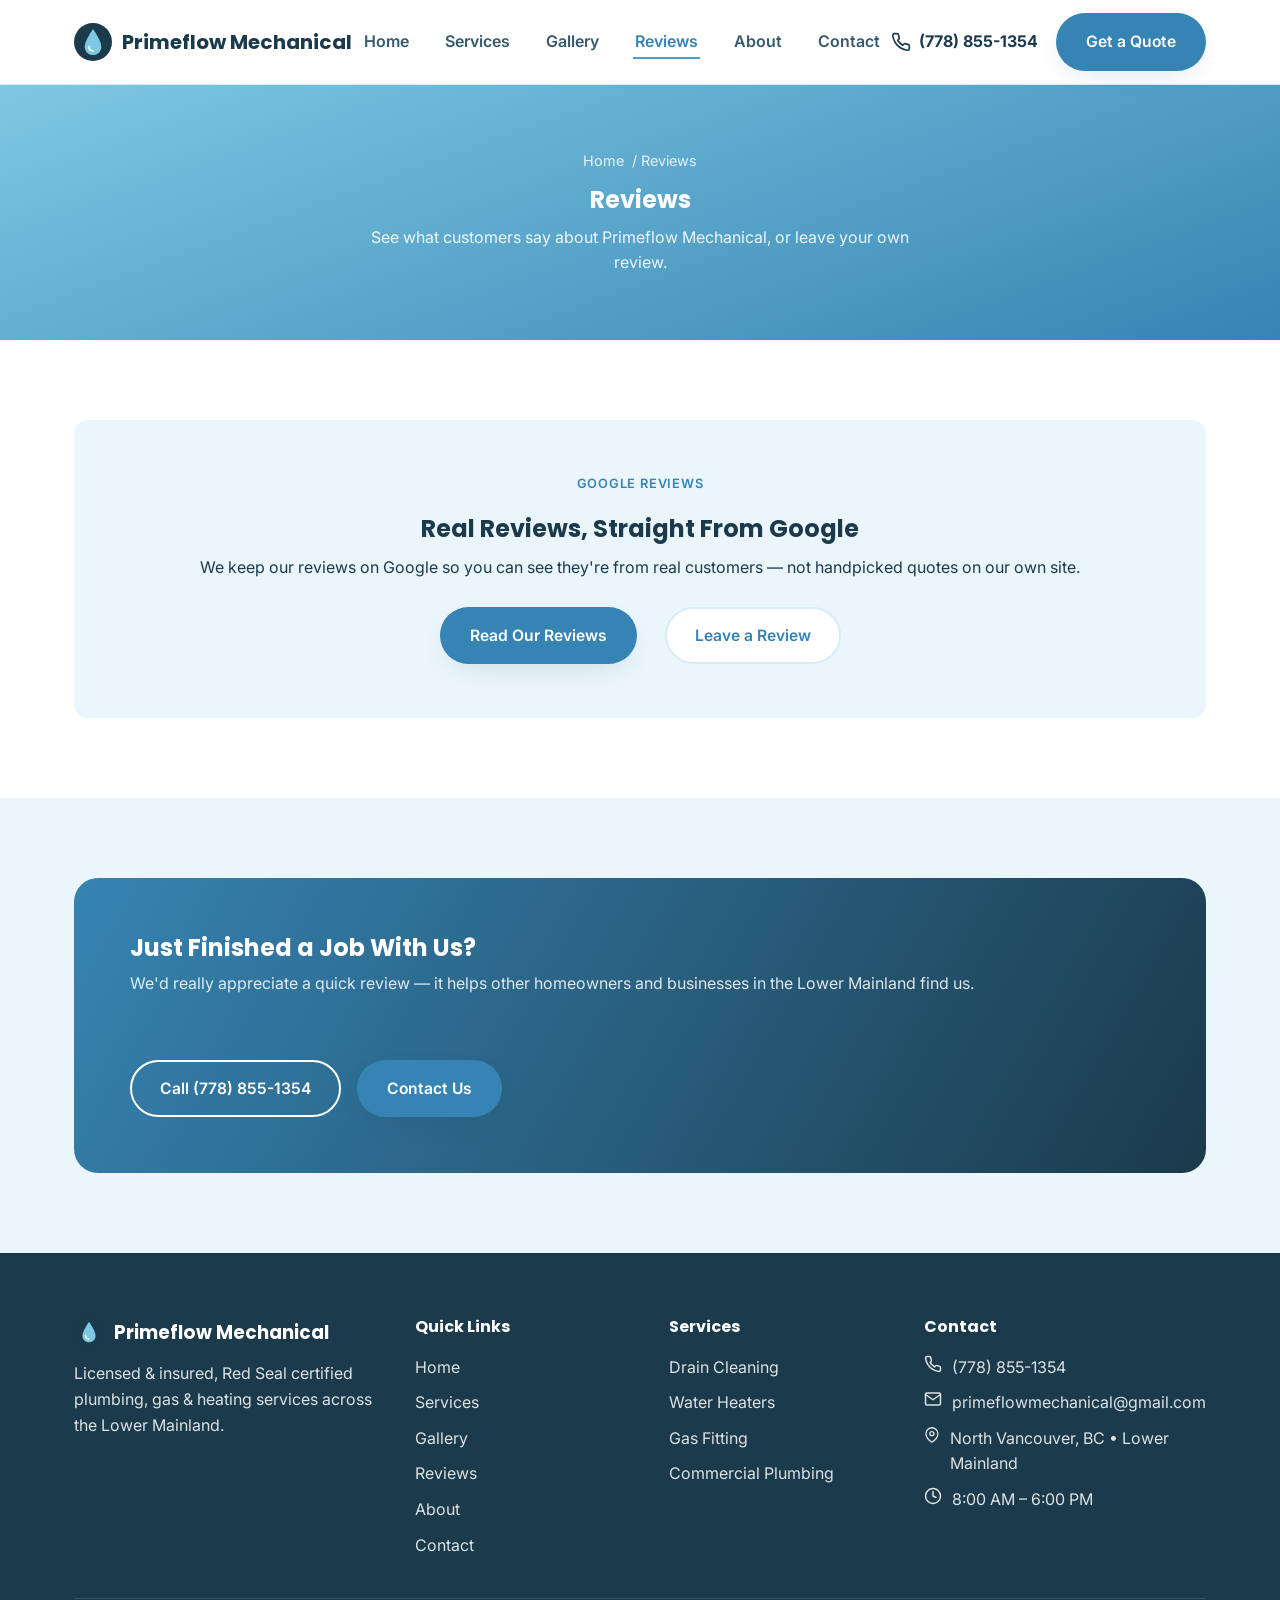
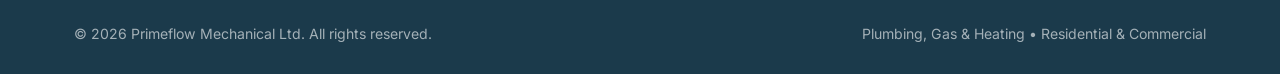
<file: reviews.html>
<!DOCTYPE html>
<html lang="en">
<head>
<meta charset="UTF-8">
<meta name="viewport" content="width=device-width, initial-scale=1.0">
<title>Reviews | Primeflow Mechanical</title>
<meta name="description" content="Read and leave reviews for Primeflow Mechanical, a plumbing, gas &amp; heating company serving North Vancouver, BC and the Lower Mainland.">
<link rel="icon" type="image/svg+xml" href="assets/favicon.svg">
<link rel="preconnect" href="https://fonts.googleapis.com">
<link rel="preconnect" href="https://fonts.gstatic.com" crossorigin>
<link href="https://fonts.googleapis.com/css2?family=Inter:wght@400;500;600;700&family=Poppins:wght@600;700&display=swap" rel="stylesheet">
<link rel="stylesheet" href="css/style.css">
</head>
<body>

<!-- TODO: no Google Business Profile exists yet, so the buttons below
     point to a Google search for now. Once a Business Profile is set
     up, replace both hrefs with the direct Maps listing / write-review
     link Google provides. -->

<header class="site-header">
  <div class="container">
    <a href="index.html" class="logo">
      <img src="assets/favicon.svg" alt="Primeflow Mechanical logo">
      Primeflow Mechanical
    </a>
    <nav class="nav">
      <ul class="nav-links">
        <li><a href="index.html">Home</a></li>
        <li><a href="services.html">Services</a></li>
        <li><a href="gallery.html">Gallery</a></li>
        <li><a href="reviews.html" class="active">Reviews</a></li>
        <li><a href="about.html">About</a></li>
        <li><a href="contact.html">Contact</a></li>
      </ul>
    </nav>
    <div class="header-cta">
      <a href="tel:+17788551354" class="phone-link">
        <svg width="20" height="20" viewBox="0 0 24 24" fill="none" stroke="currentColor" stroke-width="2" stroke-linecap="round" stroke-linejoin="round"><path d="M22 16.92v3a2 2 0 0 1-2.18 2 19.79 19.79 0 0 1-8.63-3.07 19.5 19.5 0 0 1-6-6 19.79 19.79 0 0 1-3.07-8.67A2 2 0 0 1 4.11 2h3a2 2 0 0 1 2 1.72c.127.96.361 1.903.7 2.81a2 2 0 0 1-.45 2.11L8.09 9.91a16 16 0 0 0 6 6l1.27-1.27a2 2 0 0 1 2.11-.45c.907.339 1.85.573 2.81.7A2 2 0 0 1 22 16.92z"></path></svg>
        <span class="phone-text">(778) 855-1354</span>
      </a>
      <a href="contact.html" class="btn btn--primary">Get a Quote</a>
      <button class="nav-toggle" aria-label="Toggle menu"><span></span><span></span><span></span></button>
    </div>
  </div>
</header>

<section class="page-header">
  <div class="container">
    <div class="breadcrumb"><a href="index.html">Home</a> / Reviews</div>
    <h1>Reviews</h1>
    <p>See what customers say about Primeflow Mechanical, or leave your own review.</p>
  </div>
</section>

<section class="section">
  <div class="container">
    <div class="review-cta">
      <span class="eyebrow">Google Reviews</span>
      <h2>Real Reviews, Straight From Google</h2>
      <p>We keep our reviews on Google so you can see they're from real customers &mdash; not handpicked quotes on our own site.</p>
      <div class="hero-actions" style="justify-content: center; margin-top: 20px;">
        <a href="https://www.google.com/search?q=Primeflow+Mechanical+North+Vancouver+reviews" target="_blank" rel="noopener" class="btn btn--primary">Read Our Reviews</a>
        <a href="https://www.google.com/search?q=Primeflow+Mechanical+North+Vancouver+reviews" target="_blank" rel="noopener" class="btn btn--ghost">Leave a Review</a>
      </div>
    </div>
  </div>
</section>

<section class="section section--alt">
  <div class="container">
    <div class="cta-banner">
      <div>
        <h2>Just Finished a Job With Us?</h2>
        <p>We'd really appreciate a quick review &mdash; it helps other homeowners and businesses in the Lower Mainland find us.</p>
      </div>
      <div class="hero-actions">
        <a href="tel:+17788551354" class="btn btn--outline">Call (778) 855-1354</a>
        <a href="contact.html" class="btn btn--primary">Contact Us</a>
      </div>
    </div>
  </div>
</section>

<footer class="site-footer">
  <div class="container">
    <div class="footer-grid">
      <div>
        <div class="footer-logo">
          <img src="assets/favicon.svg" alt="Primeflow Mechanical logo" width="30" height="30">
          Primeflow Mechanical
        </div>
        <p>Licensed &amp; insured, Red Seal certified plumbing, gas &amp; heating services across the Lower Mainland.</p>
      </div>
      <div>
        <h4>Quick Links</h4>
        <ul>
          <li><a href="index.html">Home</a></li>
          <li><a href="services.html">Services</a></li>
          <li><a href="gallery.html">Gallery</a></li>
          <li><a href="reviews.html">Reviews</a></li>
          <li><a href="about.html">About</a></li>
          <li><a href="contact.html">Contact</a></li>
        </ul>
      </div>
      <div>
        <h4>Services</h4>
        <ul>
          <li><a href="services.html">Drain Cleaning</a></li>
          <li><a href="services.html">Water Heaters</a></li>
          <li><a href="services.html">Gas Fitting</a></li>
          <li><a href="services.html">Commercial Plumbing</a></li>
        </ul>
      </div>
      <div>
        <h4>Contact</h4>
        <ul class="footer-contact">
          <li>
            <svg width="18" height="18" viewBox="0 0 24 24" fill="none" stroke="currentColor" stroke-width="2" stroke-linecap="round" stroke-linejoin="round"><path d="M22 16.92v3a2 2 0 0 1-2.18 2 19.79 19.79 0 0 1-8.63-3.07 19.5 19.5 0 0 1-6-6 19.79 19.79 0 0 1-3.07-8.67A2 2 0 0 1 4.11 2h3a2 2 0 0 1 2 1.72c.127.96.361 1.903.7 2.81a2 2 0 0 1-.45 2.11L8.09 9.91a16 16 0 0 0 6 6l1.27-1.27a2 2 0 0 1 2.11-.45c.907.339 1.85.573 2.81.7A2 2 0 0 1 22 16.92z"></path></svg>
            <a href="tel:+17788551354">(778) 855-1354</a>
          </li>
          <li>
            <svg width="18" height="18" viewBox="0 0 24 24" fill="none" stroke="currentColor" stroke-width="2" stroke-linecap="round" stroke-linejoin="round"><path d="M22 6c0-1.1-.9-2-2-2H4a2 2 0 0 0-2 2v12c0 1.1.9 2 2 2h16a2 2 0 0 0 2-2z"></path><polyline points="22 6 12 13 2 6"></polyline></svg>
            <a href="mailto:primeflowmechanical@gmail.com">primeflowmechanical@gmail.com</a>
          </li>
          <li>
            <svg width="18" height="18" viewBox="0 0 24 24" fill="none" stroke="currentColor" stroke-width="2" stroke-linecap="round" stroke-linejoin="round"><path d="M21 10c0 7-9 13-9 13s-9-6-9-13a9 9 0 0 1 18 0z"></path><circle cx="12" cy="10" r="3"></circle></svg>
            <span>North Vancouver, BC &bull; Lower Mainland</span>
          </li>
          <li>
            <svg width="18" height="18" viewBox="0 0 24 24" fill="none" stroke="currentColor" stroke-width="2" stroke-linecap="round" stroke-linejoin="round"><circle cx="12" cy="12" r="10"></circle><polyline points="12 6 12 12 16 14"></polyline></svg>
            <span>8:00 AM &ndash; 6:00 PM</span>
          </li>
        </ul>
      </div>
    </div>
    <div class="footer-bottom">
      <span>&copy; <span id="year"></span> Primeflow Mechanical Ltd. All rights reserved.</span>
      <span>Plumbing, Gas &amp; Heating &bull; Residential &amp; Commercial</span>
    </div>
  </div>
</footer>

<script>document.getElementById("year").textContent = new Date().getFullYear();</script>
<script src="js/main.js"></script>
</body>
</html>
</file>
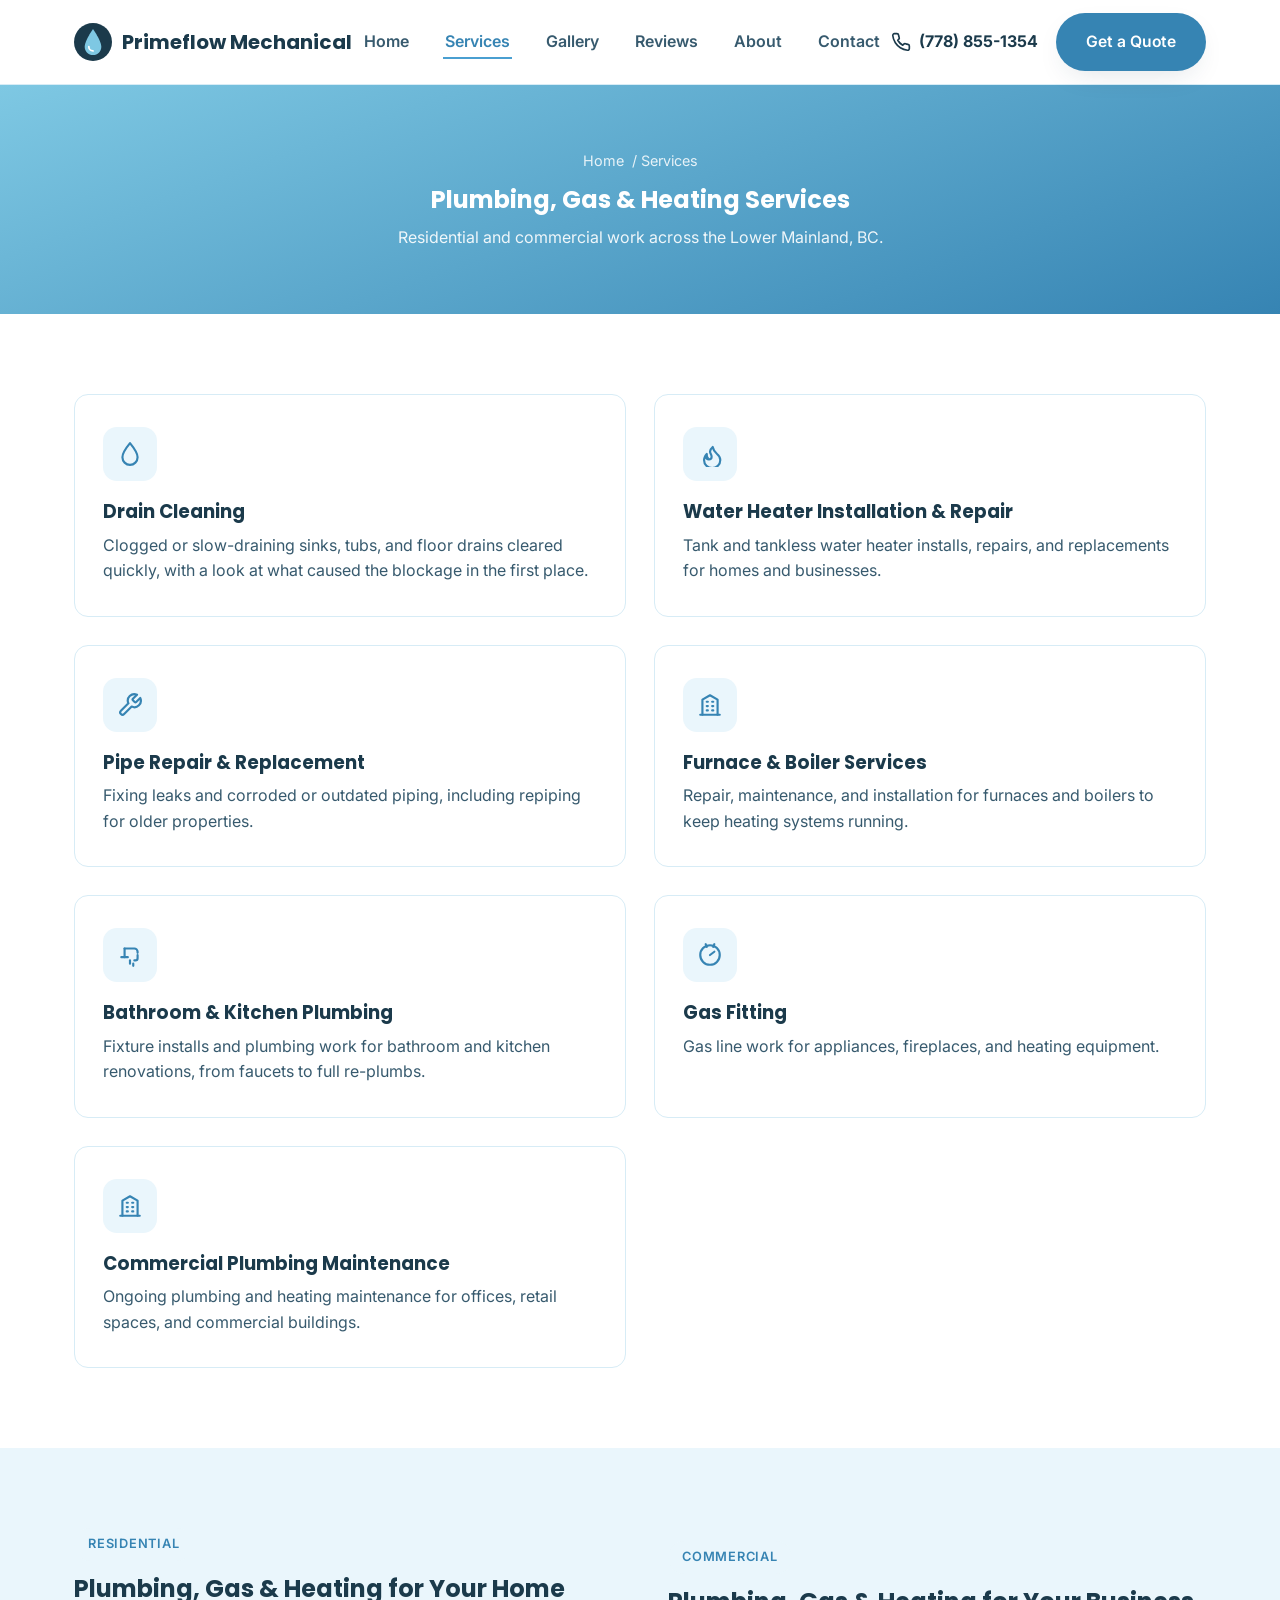
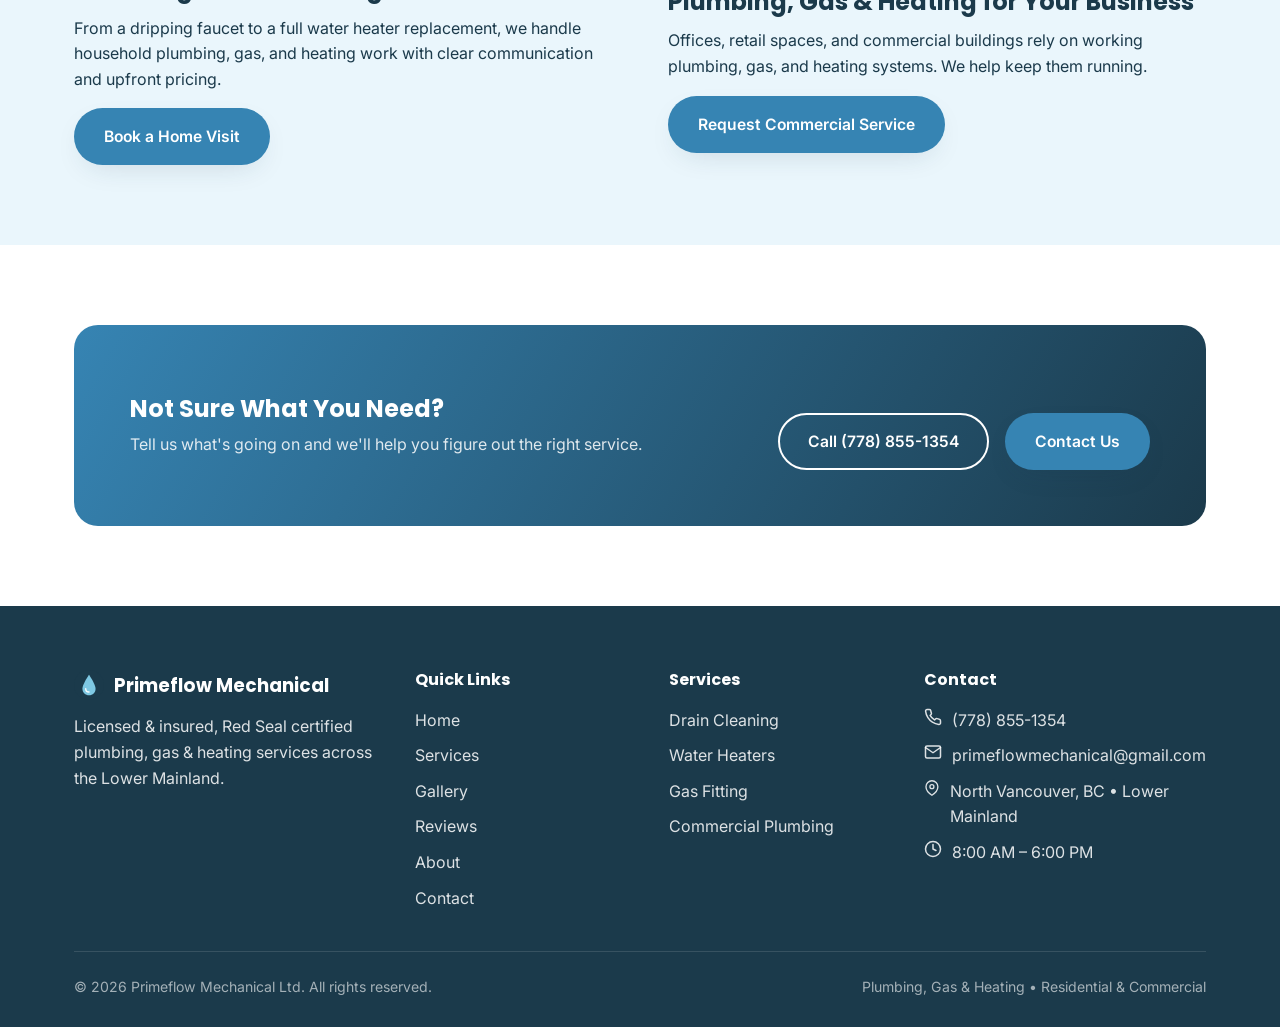
<file: services.html>
<!DOCTYPE html>
<html lang="en">
<head>
<meta charset="UTF-8">
<meta name="viewport" content="width=device-width, initial-scale=1.0">
<title>Services | Primeflow Mechanical</title>
<meta name="description" content="Plumbing, gas, and heating services for residential and commercial properties across the Lower Mainland, BC &mdash; drain cleaning, water heaters, pipe repair, gas fitting, furnaces, and more.">
<link rel="icon" type="image/svg+xml" href="assets/favicon.svg">
<link rel="preconnect" href="https://fonts.googleapis.com">
<link rel="preconnect" href="https://fonts.gstatic.com" crossorigin>
<link href="https://fonts.googleapis.com/css2?family=Inter:wght@400;500;600;700&family=Poppins:wght@600;700&display=swap" rel="stylesheet">
<link rel="stylesheet" href="css/style.css">
</head>
<body>

<header class="site-header">
  <div class="container">
    <a href="index.html" class="logo">
      <img src="assets/favicon.svg" alt="Primeflow Mechanical logo">
      Primeflow Mechanical
    </a>
    <nav class="nav">
      <ul class="nav-links">
        <li><a href="index.html">Home</a></li>
        <li><a href="services.html" class="active">Services</a></li>
        <li><a href="gallery.html">Gallery</a></li>
        <li><a href="reviews.html">Reviews</a></li>
        <li><a href="about.html">About</a></li>
        <li><a href="contact.html">Contact</a></li>
      </ul>
    </nav>
    <div class="header-cta">
      <a href="tel:+17788551354" class="phone-link">
        <svg width="20" height="20" viewBox="0 0 24 24" fill="none" stroke="currentColor" stroke-width="2" stroke-linecap="round" stroke-linejoin="round"><path d="M22 16.92v3a2 2 0 0 1-2.18 2 19.79 19.79 0 0 1-8.63-3.07 19.5 19.5 0 0 1-6-6 19.79 19.79 0 0 1-3.07-8.67A2 2 0 0 1 4.11 2h3a2 2 0 0 1 2 1.72c.127.96.361 1.903.7 2.81a2 2 0 0 1-.45 2.11L8.09 9.91a16 16 0 0 0 6 6l1.27-1.27a2 2 0 0 1 2.11-.45c.907.339 1.85.573 2.81.7A2 2 0 0 1 22 16.92z"></path></svg>
        <span class="phone-text">(778) 855-1354</span>
      </a>
      <a href="contact.html" class="btn btn--primary">Get a Quote</a>
      <button class="nav-toggle" aria-label="Toggle menu"><span></span><span></span><span></span></button>
    </div>
  </div>
</header>

<section class="page-header">
  <div class="container">
    <div class="breadcrumb"><a href="index.html">Home</a> / Services</div>
    <h1>Plumbing, Gas &amp; Heating Services</h1>
    <p>Residential and commercial work across the Lower Mainland, BC.</p>
  </div>
</section>

<section class="section">
  <div class="container">
    <div class="grid grid--2">
      <div class="card">
        <div class="card-icon">
          <svg width="26" height="26" viewBox="0 0 24 24" fill="none" stroke="currentColor" stroke-width="2" stroke-linecap="round" stroke-linejoin="round"><path d="M12 2s7 8.5 7 13a7 7 0 1 1-14 0c0-4.5 7-13 7-13z"></path></svg>
        </div>
        <h3>Drain Cleaning</h3>
        <p>Clogged or slow-draining sinks, tubs, and floor drains cleared quickly, with a look at what caused the blockage in the first place.</p>
      </div>

      <div class="card">
        <div class="card-icon">
          <svg width="26" height="26" viewBox="0 0 24 24" fill="none" stroke="currentColor" stroke-width="2" stroke-linecap="round" stroke-linejoin="round"><path d="M8.5 14.5A2.5 2.5 0 0 0 11 17a2.5 2.5 0 0 0 2.5-2.5c0-1.38-.5-2-1-3-1.072-2.143-.224-4.054 2-6 .5 2.5 2 4.9 4 6.5 2 1.6 3 3.5 3 5.5a7.5 7.5 0 1 1-15 0c0-1.153.433-2.294 1-3.5.5-1 1.5-2 1.5-2s0 3 1 3.5z"></path></svg>
        </div>
        <h3>Water Heater Installation &amp; Repair</h3>
        <p>Tank and tankless water heater installs, repairs, and replacements for homes and businesses.</p>
      </div>

      <div class="card">
        <div class="card-icon">
          <svg width="26" height="26" viewBox="0 0 24 24" fill="none" stroke="currentColor" stroke-width="2" stroke-linecap="round" stroke-linejoin="round"><path d="M14.7 6.3a1 1 0 0 0 0 1.4l1.6 1.6a1 1 0 0 0 1.4 0l3.77-3.77a6 6 0 0 1-7.94 7.94l-6.91 6.91a2.12 2.12 0 0 1-3-3l6.91-6.91a6 6 0 0 1 7.94-7.94l-3.76 3.76z"></path></svg>
        </div>
        <h3>Pipe Repair &amp; Replacement</h3>
        <p>Fixing leaks and corroded or outdated piping, including repiping for older properties.</p>
      </div>

      <div class="card">
        <div class="card-icon">
          <svg width="26" height="26" viewBox="0 0 24 24" fill="none" stroke="currentColor" stroke-width="2" stroke-linecap="round" stroke-linejoin="round"><path d="M3 21h18"></path><path d="M5 21V7l7-4 7 4v14"></path><path d="M9 9h1M9 13h1M9 17h1M14 9h1M14 13h1M14 17h1"></path></svg>
        </div>
        <h3>Furnace &amp; Boiler Services</h3>
        <p>Repair, maintenance, and installation for furnaces and boilers to keep heating systems running.</p>
      </div>

      <div class="card">
        <div class="card-icon">
          <svg width="26" height="26" viewBox="0 0 24 24" fill="none" stroke="currentColor" stroke-width="2" stroke-linecap="round" stroke-linejoin="round"><path d="M4 14h6"></path><path d="M7 6v8"></path><path d="M7 6h9a3 3 0 0 1 3 3v1"></path><path d="M19 12v3a2 2 0 0 1-2 2h-1"></path><line x1="15" y1="20" x2="15" y2="22"></line><line x1="12" y1="20" x2="12" y2="17"></line></svg>
        </div>
        <h3>Bathroom &amp; Kitchen Plumbing</h3>
        <p>Fixture installs and plumbing work for bathroom and kitchen renovations, from faucets to full re-plumbs.</p>
      </div>

      <div class="card">
        <div class="card-icon">
          <svg width="26" height="26" viewBox="0 0 24 24" fill="none" stroke="currentColor" stroke-width="2" stroke-linecap="round" stroke-linejoin="round"><circle cx="12" cy="12" r="9"></circle><path d="M12 12 16 9"></path><path d="M9 4.5 8 2M15 4.5l1-2.5"></path></svg>
        </div>
        <h3>Gas Fitting</h3>
        <p>Gas line work for appliances, fireplaces, and heating equipment.</p>
      </div>

      <div class="card">
        <div class="card-icon">
          <svg width="26" height="26" viewBox="0 0 24 24" fill="none" stroke="currentColor" stroke-width="2" stroke-linecap="round" stroke-linejoin="round"><path d="M3 21h18"></path><path d="M5 21V7l7-4 7 4v14"></path><path d="M9 9h1M9 13h1M9 17h1M14 9h1M14 13h1M14 17h1"></path></svg>
        </div>
        <h3>Commercial Plumbing Maintenance</h3>
        <p>Ongoing plumbing and heating maintenance for offices, retail spaces, and commercial buildings.</p>
      </div>
    </div>
  </div>
</section>

<section class="section section--alt">
  <div class="container">
    <div class="split">
      <div>
        <span class="eyebrow">Residential</span>
        <h2>Plumbing, Gas &amp; Heating for Your Home</h2>
        <p>From a dripping faucet to a full water heater replacement, we handle household plumbing, gas, and heating work with clear communication and upfront pricing.</p>
        <a href="contact.html" class="btn btn--primary">Book a Home Visit</a>
      </div>
      <div>
        <span class="eyebrow">Commercial</span>
        <h2>Plumbing, Gas &amp; Heating for Your Business</h2>
        <p>Offices, retail spaces, and commercial buildings rely on working plumbing, gas, and heating systems. We help keep them running.</p>
        <a href="contact.html" class="btn btn--primary">Request Commercial Service</a>
      </div>
    </div>
  </div>
</section>

<section class="section">
  <div class="container">
    <div class="cta-banner">
      <div>
        <h2>Not Sure What You Need?</h2>
        <p>Tell us what's going on and we'll help you figure out the right service.</p>
      </div>
      <div class="hero-actions">
        <a href="tel:+17788551354" class="btn btn--outline">Call (778) 855-1354</a>
        <a href="contact.html" class="btn btn--primary">Contact Us</a>
      </div>
    </div>
  </div>
</section>

<footer class="site-footer">
  <div class="container">
    <div class="footer-grid">
      <div>
        <div class="footer-logo">
          <img src="assets/favicon.svg" alt="Primeflow Mechanical logo" width="30" height="30">
          Primeflow Mechanical
        </div>
        <p>Licensed &amp; insured, Red Seal certified plumbing, gas &amp; heating services across the Lower Mainland.</p>
      </div>
      <div>
        <h4>Quick Links</h4>
        <ul>
          <li><a href="index.html">Home</a></li>
          <li><a href="services.html">Services</a></li>
        <li><a href="gallery.html">Gallery</a></li>
        <li><a href="reviews.html">Reviews</a></li>
          <li><a href="about.html">About</a></li>
          <li><a href="contact.html">Contact</a></li>
        </ul>
      </div>
      <div>
        <h4>Services</h4>
        <ul>
          <li><a href="services.html">Drain Cleaning</a></li>
          <li><a href="services.html">Water Heaters</a></li>
          <li><a href="services.html">Gas Fitting</a></li>
          <li><a href="services.html">Commercial Plumbing</a></li>
        </ul>
      </div>
      <div>
        <h4>Contact</h4>
        <ul class="footer-contact">
          <li>
            <svg width="18" height="18" viewBox="0 0 24 24" fill="none" stroke="currentColor" stroke-width="2" stroke-linecap="round" stroke-linejoin="round"><path d="M22 16.92v3a2 2 0 0 1-2.18 2 19.79 19.79 0 0 1-8.63-3.07 19.5 19.5 0 0 1-6-6 19.79 19.79 0 0 1-3.07-8.67A2 2 0 0 1 4.11 2h3a2 2 0 0 1 2 1.72c.127.96.361 1.903.7 2.81a2 2 0 0 1-.45 2.11L8.09 9.91a16 16 0 0 0 6 6l1.27-1.27a2 2 0 0 1 2.11-.45c.907.339 1.85.573 2.81.7A2 2 0 0 1 22 16.92z"></path></svg>
            <a href="tel:+17788551354">(778) 855-1354</a>
          </li>
          <li>
            <svg width="18" height="18" viewBox="0 0 24 24" fill="none" stroke="currentColor" stroke-width="2" stroke-linecap="round" stroke-linejoin="round"><path d="M22 6c0-1.1-.9-2-2-2H4a2 2 0 0 0-2 2v12c0 1.1.9 2 2 2h16a2 2 0 0 0 2-2z"></path><polyline points="22 6 12 13 2 6"></polyline></svg>
            <a href="mailto:primeflowmechanical@gmail.com">primeflowmechanical@gmail.com</a>
          </li>
          <li>
            <svg width="18" height="18" viewBox="0 0 24 24" fill="none" stroke="currentColor" stroke-width="2" stroke-linecap="round" stroke-linejoin="round"><path d="M21 10c0 7-9 13-9 13s-9-6-9-13a9 9 0 0 1 18 0z"></path><circle cx="12" cy="10" r="3"></circle></svg>
            <span>North Vancouver, BC &bull; Lower Mainland</span>
          </li>
          <li>
            <svg width="18" height="18" viewBox="0 0 24 24" fill="none" stroke="currentColor" stroke-width="2" stroke-linecap="round" stroke-linejoin="round"><circle cx="12" cy="12" r="10"></circle><polyline points="12 6 12 12 16 14"></polyline></svg>
            <span>8:00 AM &ndash; 6:00 PM</span>
          </li>
        </ul>
      </div>
    </div>
    <div class="footer-bottom">
      <span>&copy; <span id="year"></span> Primeflow Mechanical Ltd. All rights reserved.</span>
      <span>Plumbing, Gas &amp; Heating &bull; Residential &amp; Commercial</span>
    </div>
  </div>
</footer>

<script>document.getElementById("year").textContent = new Date().getFullYear();</script>
<script src="js/main.js"></script>
</body>
</html>
</file>
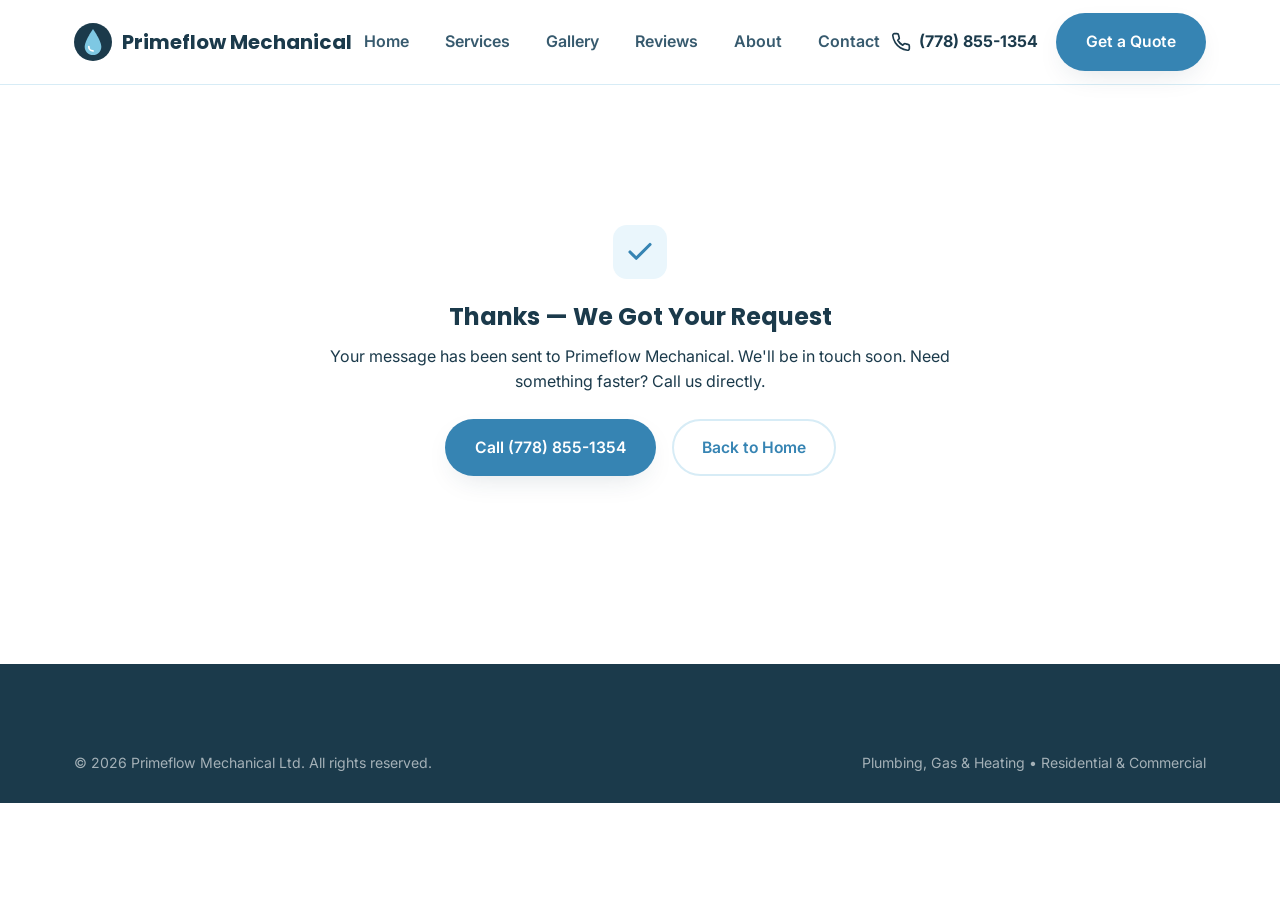
<file: thank-you.html>
<!DOCTYPE html>
<html lang="en">
<head>
<meta charset="UTF-8">
<meta name="viewport" content="width=device-width, initial-scale=1.0">
<title>Thank You | Primeflow Mechanical</title>
<meta name="robots" content="noindex">
<link rel="icon" type="image/svg+xml" href="assets/favicon.svg">
<link rel="preconnect" href="https://fonts.googleapis.com">
<link rel="preconnect" href="https://fonts.gstatic.com" crossorigin>
<link href="https://fonts.googleapis.com/css2?family=Inter:wght@400;500;600;700&family=Poppins:wght@600;700&display=swap" rel="stylesheet">
<link rel="stylesheet" href="css/style.css">
</head>
<body>

<header class="site-header">
  <div class="container">
    <a href="index.html" class="logo">
      <img src="assets/favicon.svg" alt="Primeflow Mechanical logo">
      Primeflow Mechanical
    </a>
    <nav class="nav">
      <ul class="nav-links">
        <li><a href="index.html">Home</a></li>
        <li><a href="services.html">Services</a></li>
        <li><a href="gallery.html">Gallery</a></li>
        <li><a href="reviews.html">Reviews</a></li>
        <li><a href="about.html">About</a></li>
        <li><a href="contact.html">Contact</a></li>
      </ul>
    </nav>
    <div class="header-cta">
      <a href="tel:+17788551354" class="phone-link">
        <svg width="20" height="20" viewBox="0 0 24 24" fill="none" stroke="currentColor" stroke-width="2" stroke-linecap="round" stroke-linejoin="round"><path d="M22 16.92v3a2 2 0 0 1-2.18 2 19.79 19.79 0 0 1-8.63-3.07 19.5 19.5 0 0 1-6-6 19.79 19.79 0 0 1-3.07-8.67A2 2 0 0 1 4.11 2h3a2 2 0 0 1 2 1.72c.127.96.361 1.903.7 2.81a2 2 0 0 1-.45 2.11L8.09 9.91a16 16 0 0 0 6 6l1.27-1.27a2 2 0 0 1 2.11-.45c.907.339 1.85.573 2.81.7A2 2 0 0 1 22 16.92z"></path></svg>
        <span class="phone-text">(778) 855-1354</span>
      </a>
      <a href="contact.html" class="btn btn--primary">Get a Quote</a>
      <button class="nav-toggle" aria-label="Toggle menu"><span></span><span></span><span></span></button>
    </div>
  </div>
</header>

<section class="section" style="padding: 140px 0;">
  <div class="container">
    <div class="section-head">
      <div class="card-icon" style="margin: 0 auto 24px;">
        <svg width="30" height="30" viewBox="0 0 24 24" fill="none" stroke="currentColor" stroke-width="2.5" stroke-linecap="round" stroke-linejoin="round"><polyline points="20 6 9 17 4 12"></polyline></svg>
      </div>
      <h1>Thanks &mdash; We Got Your Request</h1>
      <p>Your message has been sent to Primeflow Mechanical. We'll be in touch soon. Need something faster? Call us directly.</p>
      <div class="hero-actions" style="justify-content: center; margin-top: 24px;">
        <a href="tel:+17788551354" class="btn btn--primary">Call (778) 855-1354</a>
        <a href="index.html" class="btn btn--ghost">Back to Home</a>
      </div>
    </div>
  </div>
</section>

<footer class="site-footer">
  <div class="container">
    <div class="footer-bottom">
      <span>&copy; <span id="year"></span> Primeflow Mechanical Ltd. All rights reserved.</span>
      <span>Plumbing, Gas &amp; Heating &bull; Residential &amp; Commercial</span>
    </div>
  </div>
</footer>

<script>document.getElementById("year").textContent = new Date().getFullYear();</script>
<script src="js/main.js"></script>
</body>
</html>
</file>
<file: css/style.css>
/* ---------- Design tokens ---------- */
:root {
  --blue: #7ec8e3;
  --blue-dark: #4a9fd1;
  --blue-darker: #3684b3;
  --blue-light: #eaf6fc;
  --navy: #1b3a4b;
  --navy-soft: #375a6e;
  --white: #ffffff;
  --border: #d7ecf6;
  --shadow: 0 10px 30px -12px rgba(27, 58, 75, 0.18);
  --radius: 14px;
  --max-width: 1180px;
  --font-heading: "Poppins", system-ui, -apple-system, sans-serif;
  --font-body: "Inter", system-ui, -apple-system, sans-serif;
}

* { box-sizing: border-box; }

html { scroll-behavior: smooth; }

body {
  margin: 0;
  font-family: var(--font-body);
  color: var(--navy);
  background: var(--white);
  line-height: 1.6;
}

h1, h2, h3, h4 {
  font-family: var(--font-heading);
  color: var(--navy);
  line-height: 1.2;
  margin: 0 0 0.5em;
}

p { margin: 0 0 1em; }

a { color: inherit; text-decoration: none; }

img { max-width: 100%; display: block; }

.container {
  width: 100%;
  max-width: var(--max-width);
  margin: 0 auto;
  padding: 0 24px;
}

.section {
  padding: 80px 0;
}

.section--alt {
  background: var(--blue-light);
}

.section-head {
  text-align: center;
  max-width: 640px;
  margin: 0 auto 48px;
}

.eyebrow {
  display: inline-block;
  color: var(--blue-darker);
  background: var(--blue-light);
  font-weight: 600;
  font-size: 0.8rem;
  letter-spacing: 0.06em;
  text-transform: uppercase;
  padding: 6px 14px;
  border-radius: 999px;
  margin-bottom: 14px;
}

/* ---------- Buttons ---------- */
.btn {
  display: inline-flex;
  align-items: center;
  justify-content: center;
  gap: 8px;
  padding: 14px 28px;
  border-radius: 999px;
  font-weight: 600;
  font-size: 0.98rem;
  border: 2px solid transparent;
  cursor: pointer;
  transition: transform 0.15s ease, box-shadow 0.15s ease, background 0.15s ease, color 0.15s ease;
}

.btn:hover { transform: translateY(-2px); }

.btn--primary {
  background: var(--blue-darker);
  color: var(--white);
  box-shadow: var(--shadow);
}
.btn--primary:hover { background: var(--navy); }

.btn--outline {
  background: transparent;
  border-color: var(--white);
  color: var(--white);
}
.btn--outline:hover { background: var(--white); color: var(--blue-darker); }

.btn--ghost {
  background: var(--white);
  color: var(--blue-darker);
  border-color: var(--border);
}
.btn--ghost:hover { border-color: var(--blue-dark); }

.btn--block { width: 100%; }

/* ---------- Header ---------- */
.site-header {
  position: sticky;
  top: 0;
  z-index: 100;
  background: rgba(255, 255, 255, 0.92);
  backdrop-filter: blur(8px);
  border-bottom: 1px solid var(--border);
}

.site-header .container {
  display: flex;
  align-items: center;
  justify-content: space-between;
  height: 84px;
}

.logo {
  display: flex;
  align-items: center;
  gap: 10px;
  font-family: var(--font-heading);
  font-weight: 700;
  font-size: 1.25rem;
  color: var(--navy);
}

.logo img { width: 38px; height: 38px; }

.nav {
  display: flex;
  align-items: center;
  gap: 36px;
}

.nav-links {
  display: flex;
  gap: 32px;
  list-style: none;
  margin: 0;
  padding: 0;
}

.nav-links a {
  font-weight: 600;
  color: var(--navy-soft);
  padding: 6px 2px;
  border-bottom: 2px solid transparent;
  transition: color 0.15s ease, border-color 0.15s ease;
}

.nav-links a:hover,
.nav-links a.active {
  color: var(--blue-darker);
  border-color: var(--blue-dark);
}

.header-cta {
  display: flex;
  align-items: center;
  gap: 18px;
}

.phone-link {
  display: flex;
  align-items: center;
  gap: 8px;
  font-weight: 700;
  color: var(--navy);
}

.phone-link svg { flex-shrink: 0; }

.nav-toggle {
  display: none;
  flex-direction: column;
  gap: 5px;
  background: none;
  border: none;
  cursor: pointer;
  padding: 8px;
}

.nav-toggle span {
  width: 24px;
  height: 2px;
  background: var(--navy);
  border-radius: 2px;
}

/* ---------- Hero ---------- */
.hero {
  background: linear-gradient(160deg, var(--blue) 0%, var(--blue-dark) 55%, var(--blue-darker) 100%);
  color: var(--white);
  padding: 100px 0 110px;
  position: relative;
  overflow: hidden;
}

.hero .container {
  display: grid;
  grid-template-columns: 1.1fr 0.9fr;
  gap: 48px;
  align-items: center;
  position: relative;
  z-index: 1;
}

.hero h1 {
  color: var(--white);
  font-size: clamp(2.2rem, 4vw, 3.2rem);
  margin-bottom: 20px;
}

.hero p.lead {
  font-size: 1.15rem;
  color: rgba(255, 255, 255, 0.92);
  max-width: 480px;
}

.hero-actions {
  display: flex;
  flex-wrap: wrap;
  gap: 16px;
  margin-top: 32px;
}

.hero-badges {
  display: flex;
  flex-wrap: wrap;
  gap: 22px;
  margin-top: 44px;
}

.hero-badge {
  display: flex;
  align-items: center;
  gap: 10px;
  font-weight: 600;
  font-size: 0.92rem;
  color: var(--white);
}

.hero-card {
  background: var(--white);
  border-radius: var(--radius);
  padding: 32px;
  color: var(--navy);
  box-shadow: 0 30px 60px -20px rgba(10, 30, 40, 0.4);
}

.hero-card h3 { margin-bottom: 18px; }

.hero-card ul {
  list-style: none;
  margin: 0 0 24px;
  padding: 0;
  display: grid;
  gap: 14px;
}

.hero-card li {
  display: flex;
  align-items: center;
  gap: 10px;
  font-weight: 600;
  color: var(--navy-soft);
}

.hero-card li svg { color: var(--blue-darker); flex-shrink: 0; }

/* ---------- Trust strip ---------- */
.trust-strip {
  background: var(--navy);
  color: var(--white);
}

.trust-strip .container {
  display: flex;
  flex-wrap: wrap;
  justify-content: space-between;
  gap: 20px;
  padding: 22px 24px;
}

.trust-item {
  display: flex;
  align-items: center;
  gap: 10px;
  font-weight: 600;
  font-size: 0.95rem;
  color: var(--blue);
}

/* ---------- Cards / grids ---------- */
.grid {
  display: grid;
  gap: 28px;
}

.grid--3 { grid-template-columns: repeat(3, 1fr); }
.grid--2 { grid-template-columns: repeat(2, 1fr); }
.grid--4 { grid-template-columns: repeat(4, 1fr); }

.card {
  background: var(--white);
  border: 1px solid var(--border);
  border-radius: var(--radius);
  padding: 32px 28px;
  transition: box-shadow 0.2s ease, transform 0.2s ease;
}

.card:hover {
  box-shadow: var(--shadow);
  transform: translateY(-4px);
}

.card-icon {
  width: 54px;
  height: 54px;
  border-radius: 14px;
  background: var(--blue-light);
  color: var(--blue-darker);
  display: flex;
  align-items: center;
  justify-content: center;
  margin-bottom: 20px;
}

.card h3 { font-size: 1.15rem; }

.card p { color: var(--navy-soft); margin-bottom: 0; }

.card a.card-link {
  display: inline-flex;
  align-items: center;
  gap: 6px;
  margin-top: 14px;
  font-weight: 700;
  color: var(--blue-darker);
}

/* ---------- Split sections ---------- */
.split {
  display: grid;
  grid-template-columns: 1fr 1fr;
  gap: 56px;
  align-items: center;
}

.split img,
.split .image-block {
  border-radius: var(--radius);
  width: 100%;
}

.image-block {
  aspect-ratio: 4 / 3.2;
  background: linear-gradient(150deg, var(--blue) 0%, var(--blue-darker) 100%);
  display: flex;
  align-items: center;
  justify-content: center;
  color: var(--white);
}

.check-list {
  list-style: none;
  margin: 24px 0;
  padding: 0;
  display: grid;
  gap: 14px;
}

.check-list li {
  display: flex;
  gap: 12px;
  align-items: flex-start;
  font-weight: 500;
  color: var(--navy-soft);
}

.check-list svg {
  flex-shrink: 0;
  color: var(--blue-darker);
  margin-top: 3px;
}

/* ---------- CTA banner ---------- */
.cta-banner {
  background: linear-gradient(120deg, var(--blue-darker), var(--navy));
  color: var(--white);
  border-radius: 24px;
  padding: 56px;
  display: flex;
  align-items: center;
  justify-content: space-between;
  gap: 32px;
  flex-wrap: wrap;
}

.cta-banner h2 { color: var(--white); margin-bottom: 8px; }
.cta-banner p { color: rgba(255,255,255,0.85); margin: 0; }

/* ---------- Service area ---------- */
.area-list {
  display: grid;
  grid-template-columns: repeat(3, 1fr);
  gap: 14px;
  list-style: none;
  margin: 0;
  padding: 0;
}

.area-list li {
  background: var(--white);
  border: 1px solid var(--border);
  border-radius: 10px;
  padding: 14px 18px;
  font-weight: 600;
  color: var(--navy-soft);
  display: flex;
  align-items: center;
  gap: 10px;
}

/* ---------- Footer ---------- */
.site-footer {
  background: var(--navy);
  color: rgba(255, 255, 255, 0.85);
  padding: 64px 0 28px;
}

.footer-grid {
  display: grid;
  grid-template-columns: 1.4fr 1fr 1fr 1.2fr;
  gap: 40px;
  padding-bottom: 40px;
  border-bottom: 1px solid rgba(255, 255, 255, 0.12);
}

.footer-logo {
  display: flex;
  align-items: center;
  gap: 10px;
  font-family: var(--font-heading);
  font-weight: 700;
  font-size: 1.15rem;
  color: var(--white);
  margin-bottom: 14px;
}

.footer-grid h4 {
  color: var(--white);
  font-size: 1rem;
  margin-bottom: 18px;
}

.footer-grid ul {
  list-style: none;
  margin: 0;
  padding: 0;
  display: grid;
  gap: 10px;
}

.footer-grid a:hover { color: var(--blue); }

.footer-contact li {
  display: flex;
  align-items: flex-start;
  gap: 10px;
}

.footer-bottom {
  padding-top: 24px;
  display: flex;
  justify-content: space-between;
  flex-wrap: wrap;
  gap: 12px;
  font-size: 0.88rem;
  color: rgba(255, 255, 255, 0.6);
}

/* ---------- Page header (inner pages) ---------- */
.page-header {
  background: linear-gradient(160deg, var(--blue) 0%, var(--blue-darker) 100%);
  color: var(--white);
  padding: 64px 0;
  text-align: center;
}

.page-header h1 { color: var(--white); margin-bottom: 10px; }
.page-header p { color: rgba(255,255,255,0.9); max-width: 560px; margin: 0 auto; }

.breadcrumb {
  display: flex;
  justify-content: center;
  gap: 8px;
  font-size: 0.9rem;
  color: rgba(255,255,255,0.85);
  margin-bottom: 14px;
}

/* ---------- Contact page ---------- */
.contact-grid {
  display: grid;
  grid-template-columns: 1fr 1.2fr;
  gap: 48px;
  align-items: start;
}

.contact-info-card {
  background: var(--blue-light);
  border-radius: var(--radius);
  padding: 32px;
}

.contact-info-card ul {
  list-style: none;
  margin: 20px 0 0;
  padding: 0;
  display: grid;
  gap: 20px;
}

.contact-info-card li {
  display: flex;
  gap: 14px;
  align-items: flex-start;
}

.contact-info-card .info-icon {
  width: 42px;
  height: 42px;
  border-radius: 10px;
  background: var(--white);
  color: var(--blue-darker);
  display: flex;
  align-items: center;
  justify-content: center;
  flex-shrink: 0;
}

.contact-info-card strong { display: block; color: var(--navy); }
.contact-info-card span { color: var(--navy-soft); font-size: 0.95rem; }

.form-card {
  background: var(--white);
  border: 1px solid var(--border);
  border-radius: var(--radius);
  padding: 36px;
  box-shadow: var(--shadow);
}

.form-row {
  display: grid;
  grid-template-columns: 1fr 1fr;
  gap: 18px;
}

.field { margin-bottom: 18px; }

.field label {
  display: block;
  font-weight: 600;
  margin-bottom: 6px;
  font-size: 0.92rem;
  color: var(--navy);
}

.field input,
.field select,
.field textarea {
  width: 100%;
  padding: 12px 14px;
  border: 1px solid var(--border);
  border-radius: 8px;
  font-family: var(--font-body);
  font-size: 0.98rem;
  color: var(--navy);
  background: var(--white);
}

.field input:focus,
.field select:focus,
.field textarea:focus {
  outline: none;
  border-color: var(--blue-dark);
  box-shadow: 0 0 0 3px rgba(126, 200, 227, 0.35);
}

.field textarea { resize: vertical; min-height: 120px; }

.form-note {
  font-size: 0.85rem;
  color: var(--navy-soft);
  margin-top: 10px;
}

.form-success {
  display: none;
  background: var(--blue-light);
  border: 1px solid var(--blue);
  color: var(--navy);
  border-radius: 10px;
  padding: 16px 18px;
  font-weight: 600;
  margin-bottom: 20px;
}

.form-success.visible { display: block; }

.map-wrap {
  border-radius: var(--radius);
  overflow: hidden;
  margin-top: 28px;
  border: 1px solid var(--border);
}

.map-wrap iframe {
  width: 100%;
  height: 320px;
  border: 0;
  display: block;
}

/* ---------- About page ---------- */
.value-list {
  display: grid;
  grid-template-columns: repeat(2, 1fr);
  gap: 24px;
}

/* ---------- Gallery page ---------- */
.gallery-grid {
  display: grid;
  grid-template-columns: repeat(3, 1fr);
  gap: 20px;
}

.gallery-item {
  aspect-ratio: 4 / 3;
  border-radius: var(--radius);
  overflow: hidden;
  border: 1px solid var(--border);
  background: var(--blue-light);
}

.gallery-item img {
  width: 100%;
  height: 100%;
  object-fit: cover;
  transition: transform 0.3s ease;
}

.gallery-item:hover img {
  transform: scale(1.05);
}

.gallery-empty {
  grid-column: 1 / -1;
  text-align: center;
  padding: 48px 24px;
  color: var(--navy-soft);
  border: 1px dashed var(--border);
  border-radius: var(--radius);
}

/* ---------- Reviews page ---------- */
.review-cta {
  background: var(--blue-light);
  border-radius: var(--radius);
  padding: 48px;
  text-align: center;
}

.review-cta .btn { margin: 6px; }

/* ---------- Responsive ---------- */
@media (max-width: 900px) {
  .hero .container,
  .split,
  .contact-grid {
    grid-template-columns: 1fr;
  }

  .hero-card { order: -1; }

  .grid--3, .grid--4 { grid-template-columns: repeat(2, 1fr); }

  .gallery-grid { grid-template-columns: repeat(2, 1fr); }

  .footer-grid { grid-template-columns: 1fr 1fr; }

  .area-list { grid-template-columns: repeat(2, 1fr); }

  .value-list { grid-template-columns: 1fr; }
}

@media (max-width: 720px) {
  .nav-links, .header-cta .phone-link span.phone-text { display: none; }

  .nav-toggle { display: flex; }

  .nav.open .nav-links {
    display: flex;
    position: absolute;
    top: 84px;
    left: 0;
    right: 0;
    background: var(--white);
    flex-direction: column;
    padding: 20px 24px;
    gap: 18px;
    border-bottom: 1px solid var(--border);
    box-shadow: var(--shadow);
  }

  .section { padding: 56px 0; }

  .grid--3, .grid--4, .grid--2 { grid-template-columns: 1fr; }

  .gallery-grid { grid-template-columns: 1fr; }

  .form-row { grid-template-columns: 1fr; }

  .cta-banner { padding: 36px; text-align: center; justify-content: center; }

  .footer-grid { grid-template-columns: 1fr; }

  .footer-bottom { flex-direction: column; text-align: center; }

  .area-list { grid-template-columns: 1fr 1fr; }
}
</file>
